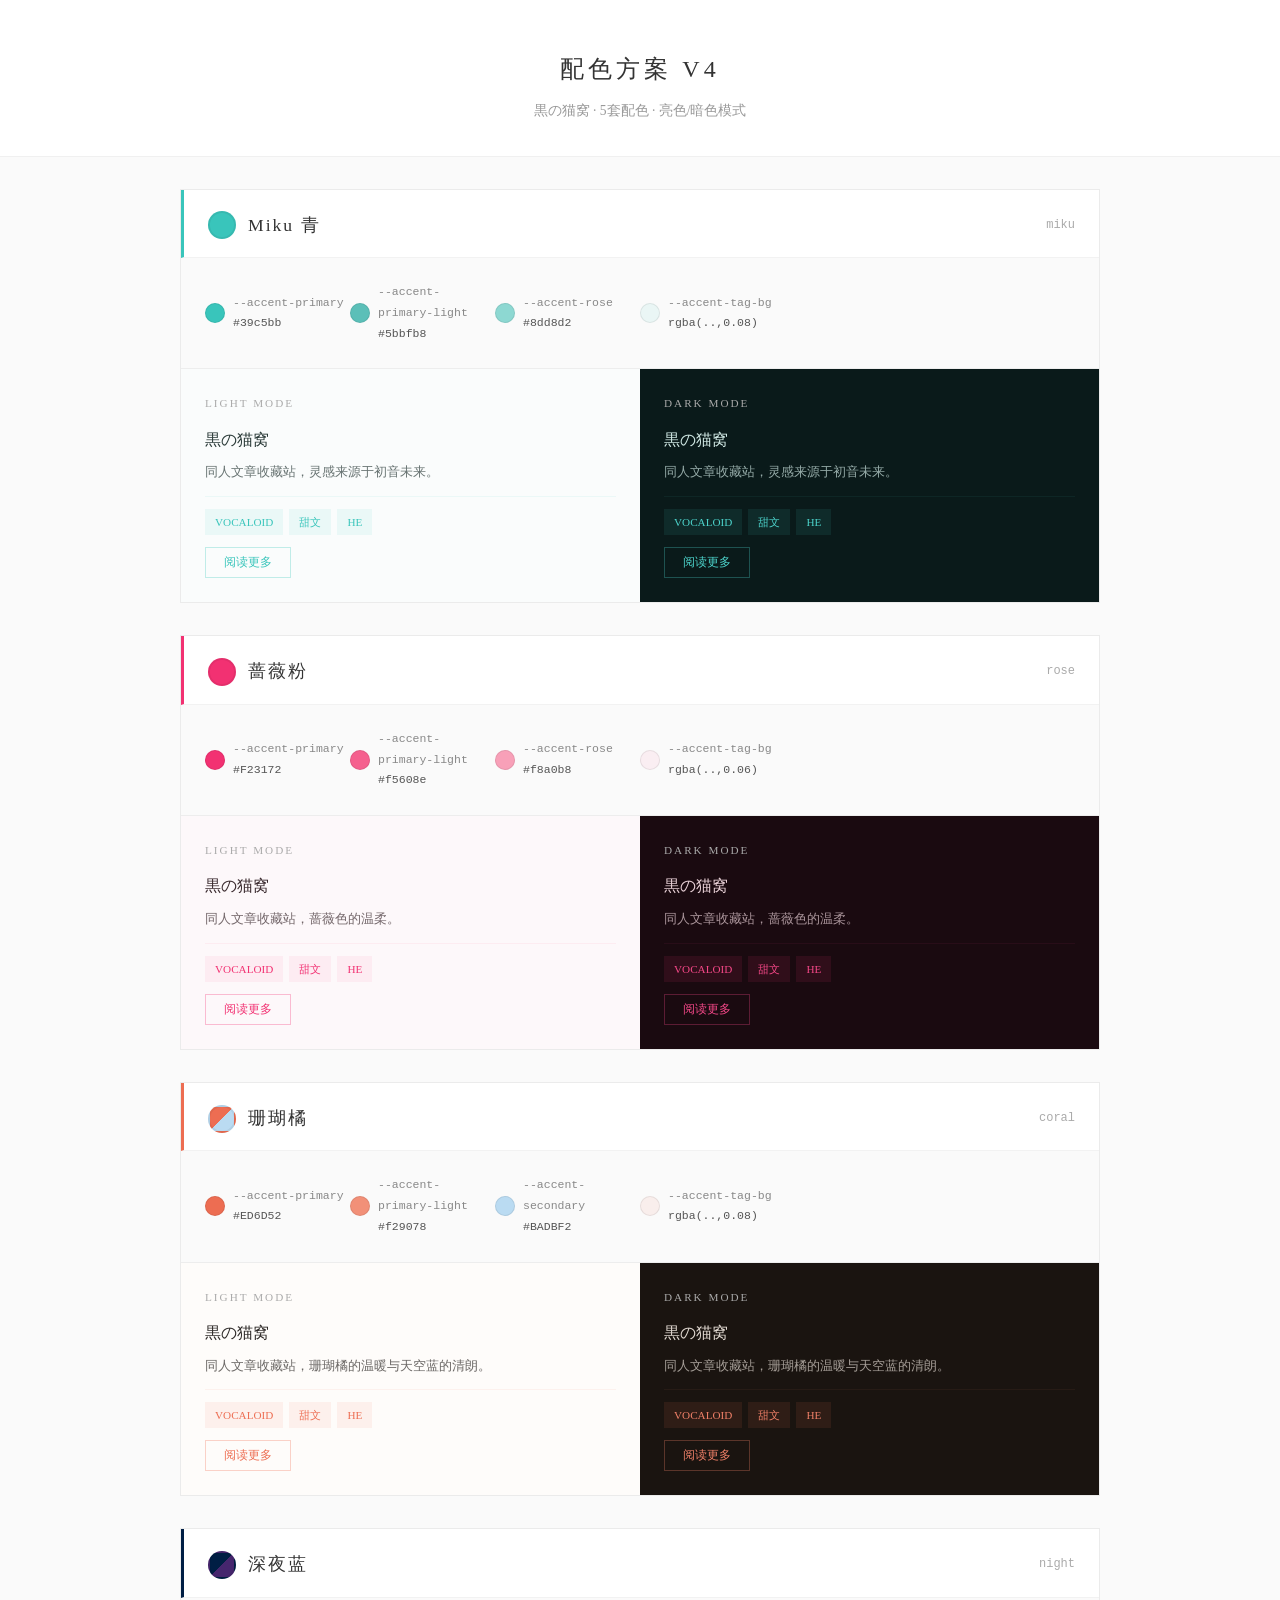
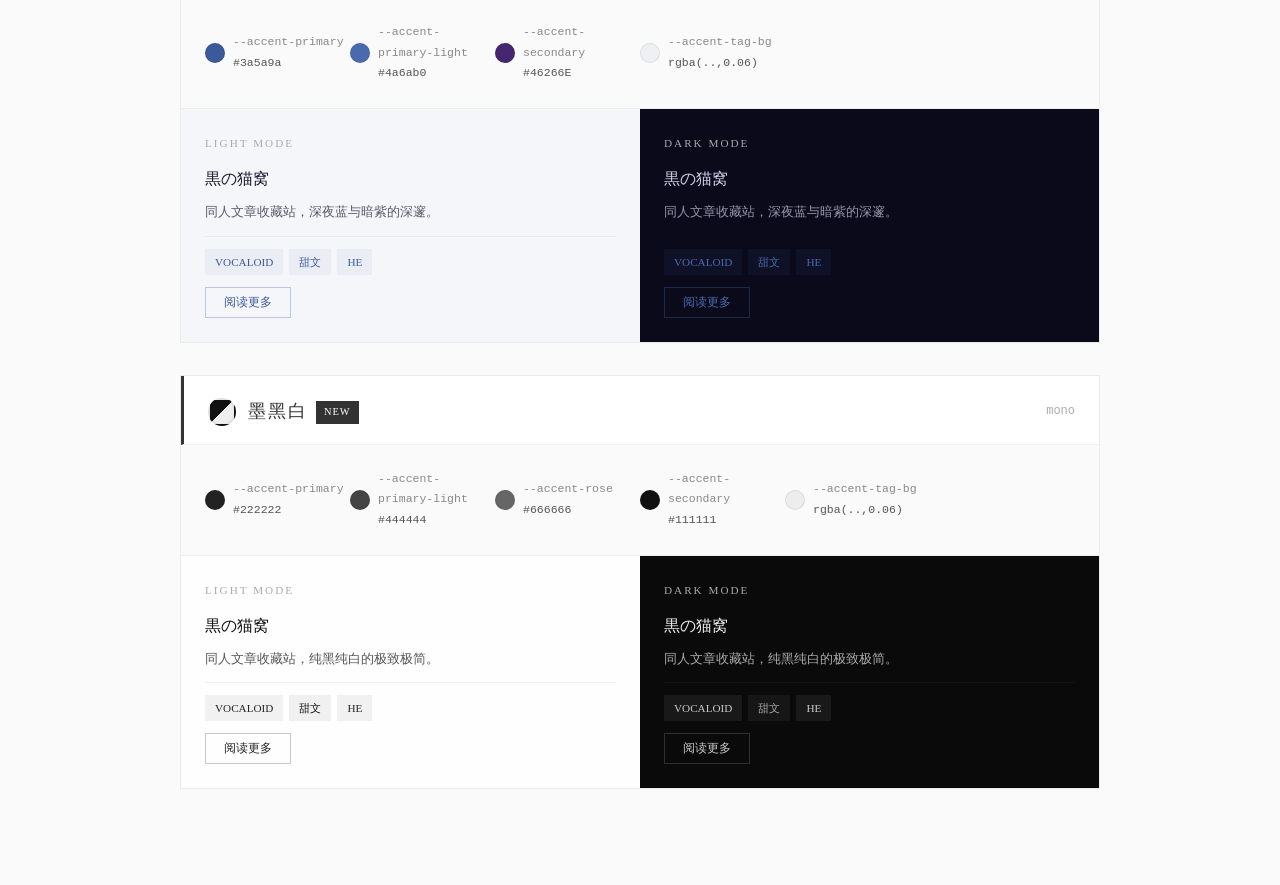
<file: color-schemes-v4.html>
<!DOCTYPE html>
<html lang="zh-CN">
<head>
<meta charset="UTF-8">
<meta name="viewport" content="width=device-width, initial-scale=1.0">
<title>配色方案 V4 - 黒の猫窝</title>
<style>
* { margin: 0; padding: 0; box-sizing: border-box; }
body {
  font-family: "Noto Serif SC", "Georgia", serif;
  background: #fafafa;
  color: #333;
  line-height: 1.8;
  -webkit-font-smoothing: antialiased;
}
.page-header {
  text-align: center;
  padding: 48px 20px 32px;
  border-bottom: 1px solid rgba(0,0,0,0.06);
  background: #fff;
}
.page-header h1 {
  font-size: 1.5rem;
  font-weight: 400;
  letter-spacing: 4px;
  margin-bottom: 8px;
}
.page-header p {
  font-size: 0.85rem;
  color: #999;
}
.container {
  max-width: 960px;
  margin: 0 auto;
  padding: 32px 20px 64px;
}

/* ===== Scheme Card ===== */
.scheme-card {
  background: #fff;
  border: 1px solid rgba(0,0,0,0.08);
  margin-bottom: 32px;
  overflow: hidden;
}
.scheme-header {
  display: flex;
  align-items: center;
  gap: 12px;
  padding: 20px 24px 16px;
  border-bottom: 1px solid rgba(0,0,0,0.05);
}
.scheme-dot {
  width: 28px;
  height: 28px;
  border-radius: 50%;
  border: 2px solid rgba(0,0,0,0.06);
  flex-shrink: 0;
}
.scheme-name {
  font-size: 1.1rem;
  font-weight: 400;
  letter-spacing: 2px;
}
.scheme-id {
  font-size: 0.75rem;
  color: #aaa;
  margin-left: auto;
  font-family: monospace;
}

/* Color Variables Display */
.var-grid {
  display: grid;
  grid-template-columns: repeat(auto-fill, minmax(140px, 1fr));
  gap: 0;
  padding: 16px 24px;
  border-bottom: 1px solid rgba(0,0,0,0.05);
  background: #fafafa;
}
.var-item {
  padding: 8px 0;
  display: flex;
  align-items: center;
  gap: 8px;
  font-size: 0.72rem;
}
.var-swatch {
  width: 20px;
  height: 20px;
  border-radius: 50%;
  border: 1px solid rgba(0,0,0,0.08);
  flex-shrink: 0;
}
.var-name { color: #888; font-family: monospace; min-width: 90px; }
.var-value { color: #555; font-family: monospace; }

/* Demo Areas */
.demo-row {
  display: flex;
  gap: 0;
}
.demo-half {
  flex: 1;
  padding: 24px;
  position: relative;
}
.demo-label {
  font-size: 0.7rem;
  color: #aaa;
  margin-bottom: 12px;
  letter-spacing: 2px;
  text-transform: uppercase;
}
.demo-title {
  font-size: 1rem;
  font-weight: 400;
  margin-bottom: 6px;
}
.demo-text {
  font-size: 0.82rem;
  opacity: 0.7;
  margin-bottom: 10px;
}
.demo-divider {
  height: 1px;
  margin: 12px 0;
  opacity: 0.5;
}
.demo-tags {
  display: flex;
  flex-wrap: wrap;
  gap: 6px;
  margin-top: 8px;
}
.demo-tag {
  padding: 3px 10px;
  font-size: 0.7rem;
  border-radius: 0;
}
.demo-btn {
  display: inline-block;
  padding: 6px 18px;
  font-size: 0.78rem;
  border: 1px solid;
  border-radius: 0;
  margin-top: 12px;
  cursor: pointer;
  font-family: inherit;
  background: transparent;
}
.demo-btn:hover { opacity: 0.8; }

/* Dots Pattern */
.demo-dots {
  position: absolute;
  top: 0; left: 0; right: 0; bottom: 0;
  pointer-events: none;
  z-index: 0;
  opacity: 0.05;
}
.demo-half > * { position: relative; z-index: 1; }

/* Scheme-specific accent borders */
.scheme-card[data-scheme="miku"] .scheme-header { border-left: 3px solid #39c5bb; }
.scheme-card[data-scheme="rose"] .scheme-header { border-left: 3px solid #F23172; }
.scheme-card[data-scheme="coral"] .scheme-header { border-left: 3px solid #ED6D52; }
.scheme-card[data-scheme="night"] .scheme-header { border-left: 3px solid #001E44; }
.scheme-card[data-scheme="mono"] .scheme-header { border-left: 3px solid #333; }

.new-badge {
  display: inline-block;
  font-size: 0.65rem;
  padding: 2px 8px;
  background: #333;
  color: #fff;
  letter-spacing: 1px;
  margin-left: 8px;
  vertical-align: middle;
}

/* Responsive */
@media (max-width: 600px) {
  .demo-row { flex-direction: column; }
  .var-grid { grid-template-columns: repeat(2, 1fr); }
  .scheme-header { padding: 16px; }
  .var-grid, .demo-half { padding: 16px; }
}
</style>
</head>
<body>

<div class="page-header">
  <h1>配色方案 V4</h1>
  <p>黒の猫窝 · 5套配色 · 亮色/暗色模式</p>
</div>

<div class="container">

<!-- ============================================ -->
<!-- 1. MIKU TEAL -->
<!-- ============================================ -->
<div class="scheme-card" data-scheme="miku">
  <div class="scheme-header">
    <div class="scheme-dot" style="background:#39c5bb"></div>
    <div class="scheme-name">Miku 青</div>
    <div class="scheme-id">miku</div>
  </div>
  <div class="var-grid">
    <div class="var-item"><div class="var-swatch" style="background:#39c5bb"></div><div><div class="var-name">--accent-primary</div><div class="var-value">#39c5bb</div></div></div>
    <div class="var-item"><div class="var-swatch" style="background:#5bbfb8"></div><div><div class="var-name">--accent-primary-light</div><div class="var-value">#5bbfb8</div></div></div>
    <div class="var-item"><div class="var-swatch" style="background:#8dd8d2"></div><div><div class="var-name">--accent-rose</div><div class="var-value">#8dd8d2</div></div></div>
    <div class="var-item"><div class="var-swatch" style="background:rgba(57,197,187,0.08)"></div><div><div class="var-name">--accent-tag-bg</div><div class="var-value">rgba(..,0.08)</div></div></div>
  </div>
  <div class="demo-row">
    <!-- Light -->
    <div class="demo-half" style="background:#fafcfc; color:#2a3a38;">
      <div class="demo-label">Light Mode</div>
      <div class="demo-title" style="color:#2a3a38">黒の猫窝</div>
      <div class="demo-text">同人文章收藏站，灵感来源于初音未来。</div>
      <div class="demo-divider" style="background:rgba(57,197,187,0.15)"></div>
      <div class="demo-tags">
        <span class="demo-tag" style="color:#39c5bb;background:rgba(57,197,187,0.08)">VOCALOID</span>
        <span class="demo-tag" style="color:#39c5bb;background:rgba(57,197,187,0.08)">甜文</span>
        <span class="demo-tag" style="color:#39c5bb;background:rgba(57,197,187,0.08)">HE</span>
      </div>
      <button class="demo-btn" style="color:#39c5bb;border-color:rgba(57,197,187,0.3)">阅读更多</button>
    </div>
    <!-- Dark -->
    <div class="demo-half" style="background:#0a1a1a; color:#d0e8e4;">
      <div class="demo-label">Dark Mode</div>
      <div class="demo-title" style="color:#d0e8e4">黒の猫窝</div>
      <div class="demo-text">同人文章收藏站，灵感来源于初音未来。</div>
      <div class="demo-divider" style="background:rgba(77,212,204,0.12)"></div>
      <div class="demo-tags">
        <span class="demo-tag" style="color:#4dd4cc;background:rgba(57,197,187,0.1)">VOCALOID</span>
        <span class="demo-tag" style="color:#4dd4cc;background:rgba(57,197,187,0.1)">甜文</span>
        <span class="demo-tag" style="color:#4dd4cc;background:rgba(57,197,187,0.1)">HE</span>
      </div>
      <button class="demo-btn" style="color:#4dd4cc;border-color:rgba(77,212,204,0.3)">阅读更多</button>
    </div>
  </div>
</div>

<!-- ============================================ -->
<!-- 2. ROSE PINK -->
<!-- ============================================ -->
<div class="scheme-card" data-scheme="rose">
  <div class="scheme-header">
    <div class="scheme-dot" style="background:#F23172"></div>
    <div class="scheme-name">蔷薇粉</div>
    <div class="scheme-id">rose</div>
  </div>
  <div class="var-grid">
    <div class="var-item"><div class="var-swatch" style="background:#F23172"></div><div><div class="var-name">--accent-primary</div><div class="var-value">#F23172</div></div></div>
    <div class="var-item"><div class="var-swatch" style="background:#f5608e"></div><div><div class="var-name">--accent-primary-light</div><div class="var-value">#f5608e</div></div></div>
    <div class="var-item"><div class="var-swatch" style="background:#f8a0b8"></div><div><div class="var-name">--accent-rose</div><div class="var-value">#f8a0b8</div></div></div>
    <div class="var-item"><div class="var-swatch" style="background:rgba(242,49,114,0.06)"></div><div><div class="var-name">--accent-tag-bg</div><div class="var-value">rgba(..,0.06)</div></div></div>
  </div>
  <div class="demo-row">
    <div class="demo-half" style="background:#fdf8fa; color:#3a2a2e;">
      <div class="demo-label">Light Mode</div>
      <div class="demo-title" style="color:#3a2a2e">黒の猫窝</div>
      <div class="demo-text">同人文章收藏站，蔷薇色的温柔。</div>
      <div class="demo-divider" style="background:rgba(242,49,114,0.12)"></div>
      <div class="demo-tags">
        <span class="demo-tag" style="color:#F23172;background:rgba(242,49,114,0.06)">VOCALOID</span>
        <span class="demo-tag" style="color:#F23172;background:rgba(242,49,114,0.06)">甜文</span>
        <span class="demo-tag" style="color:#F23172;background:rgba(242,49,114,0.06)">HE</span>
      </div>
      <button class="demo-btn" style="color:#F23172;border-color:rgba(242,49,114,0.3)">阅读更多</button>
    </div>
    <div class="demo-half" style="background:#1a0a10; color:#e8d0d6;">
      <div class="demo-label">Dark Mode</div>
      <div class="demo-title" style="color:#e8d0d6">黒の猫窝</div>
      <div class="demo-text">同人文章收藏站，蔷薇色的温柔。</div>
      <div class="demo-divider" style="background:rgba(245,72,136,0.12)"></div>
      <div class="demo-tags">
        <span class="demo-tag" style="color:#f54888;background:rgba(242,49,114,0.1)">VOCALOID</span>
        <span class="demo-tag" style="color:#f54888;background:rgba(242,49,114,0.1)">甜文</span>
        <span class="demo-tag" style="color:#f54888;background:rgba(242,49,114,0.1)">HE</span>
      </div>
      <button class="demo-btn" style="color:#f54888;border-color:rgba(245,72,136,0.3)">阅读更多</button>
    </div>
  </div>
</div>

<!-- ============================================ -->
<!-- 3. CORAL SKY -->
<!-- ============================================ -->
<div class="scheme-card" data-scheme="coral">
  <div class="scheme-header">
    <div class="scheme-dot" style="background:linear-gradient(135deg,#ED6D52 50%,#BADBF2 50%)"></div>
    <div class="scheme-name">珊瑚橘</div>
    <div class="scheme-id">coral</div>
  </div>
  <div class="var-grid">
    <div class="var-item"><div class="var-swatch" style="background:#ED6D52"></div><div><div class="var-name">--accent-primary</div><div class="var-value">#ED6D52</div></div></div>
    <div class="var-item"><div class="var-swatch" style="background:#f29078"></div><div><div class="var-name">--accent-primary-light</div><div class="var-value">#f29078</div></div></div>
    <div class="var-item"><div class="var-swatch" style="background:#BADBF2"></div><div><div class="var-name">--accent-secondary</div><div class="var-value">#BADBF2</div></div></div>
    <div class="var-item"><div class="var-swatch" style="background:rgba(237,109,82,0.08)"></div><div><div class="var-name">--accent-tag-bg</div><div class="var-value">rgba(..,0.08)</div></div></div>
  </div>
  <div class="demo-row">
    <div class="demo-half" style="background:#fefcfa; color:#2e2a28;">
      <div class="demo-label">Light Mode</div>
      <div class="demo-title" style="color:#2e2a28">黒の猫窝</div>
      <div class="demo-text">同人文章收藏站，珊瑚橘的温暖与天空蓝的清朗。</div>
      <div class="demo-divider" style="background:rgba(237,109,82,0.15)"></div>
      <div class="demo-tags">
        <span class="demo-tag" style="color:#ED6D52;background:rgba(237,109,82,0.08)">VOCALOID</span>
        <span class="demo-tag" style="color:#ED6D52;background:rgba(237,109,82,0.08)">甜文</span>
        <span class="demo-tag" style="color:#ED6D52;background:rgba(237,109,82,0.08)">HE</span>
      </div>
      <button class="demo-btn" style="color:#ED6D52;border-color:rgba(237,109,82,0.3)">阅读更多</button>
    </div>
    <div class="demo-half" style="background:#1a1410; color:#e0d8d0;">
      <div class="demo-label">Dark Mode</div>
      <div class="demo-title" style="color:#e0d8d0">黒の猫窝</div>
      <div class="demo-text">同人文章收藏站，珊瑚橘的温暖与天空蓝的清朗。</div>
      <div class="demo-divider" style="background:rgba(240,128,104,0.12)"></div>
      <div class="demo-tags">
        <span class="demo-tag" style="color:#f08068;background:rgba(237,109,82,0.1)">VOCALOID</span>
        <span class="demo-tag" style="color:#f08068;background:rgba(237,109,82,0.1)">甜文</span>
        <span class="demo-tag" style="color:#f08068;background:rgba(237,109,82,0.1)">HE</span>
      </div>
      <button class="demo-btn" style="color:#f08068;border-color:rgba(240,128,104,0.3)">阅读更多</button>
    </div>
  </div>
</div>

<!-- ============================================ -->
<!-- 4. DEEP NIGHT -->
<!-- ============================================ -->
<div class="scheme-card" data-scheme="night">
  <div class="scheme-header">
    <div class="scheme-dot" style="background:linear-gradient(135deg,#001E44 50%,#46266E 50%)"></div>
    <div class="scheme-name">深夜蓝</div>
    <div class="scheme-id">night</div>
  </div>
  <div class="var-grid">
    <div class="var-item"><div class="var-swatch" style="background:#3a5a9a"></div><div><div class="var-name">--accent-primary</div><div class="var-value">#3a5a9a</div></div></div>
    <div class="var-item"><div class="var-swatch" style="background:#4a6ab0"></div><div><div class="var-name">--accent-primary-light</div><div class="var-value">#4a6ab0</div></div></div>
    <div class="var-item"><div class="var-swatch" style="background:#46266E"></div><div><div class="var-name">--accent-secondary</div><div class="var-value">#46266E</div></div></div>
    <div class="var-item"><div class="var-swatch" style="background:rgba(58,90,154,0.06)"></div><div><div class="var-name">--accent-tag-bg</div><div class="var-value">rgba(..,0.06)</div></div></div>
  </div>
  <div class="demo-row">
    <div class="demo-half" style="background:#f5f6fa; color:#1a1a2e;">
      <div class="demo-label">Light Mode</div>
      <div class="demo-title" style="color:#1a1a2e">黒の猫窝</div>
      <div class="demo-text">同人文章收藏站，深夜蓝与暗紫的深邃。</div>
      <div class="demo-divider" style="background:rgba(0,30,68,0.1)"></div>
      <div class="demo-tags">
        <span class="demo-tag" style="color:#3a5a9a;background:rgba(58,90,154,0.06)">VOCALOID</span>
        <span class="demo-tag" style="color:#3a5a9a;background:rgba(58,90,154,0.06)">甜文</span>
        <span class="demo-tag" style="color:#3a5a9a;background:rgba(58,90,154,0.06)">HE</span>
      </div>
      <button class="demo-btn" style="color:#3a5a9a;border-color:rgba(58,90,154,0.3)">阅读更多</button>
    </div>
    <div class="demo-half" style="background:#0a0a1a; color:#d0d0e8;">
      <div class="demo-label">Dark Mode</div>
      <div class="demo-title" style="color:#d0d0e8">黒の猫窝</div>
      <div class="demo-text">同人文章收藏站，深夜蓝与暗紫的深邃。</div>
      <div class="demo-divider" style="background:rgba(0,30,68,0.2)"></div>
      <div class="demo-tags">
        <span class="demo-tag" style="color:#4a6ab0;background:rgba(58,90,154,0.1)">VOCALOID</span>
        <span class="demo-tag" style="color:#4a6ab0;background:rgba(58,90,154,0.1)">甜文</span>
        <span class="demo-tag" style="color:#4a6ab0;background:rgba(58,90,154,0.1)">HE</span>
      </div>
      <button class="demo-btn" style="color:#4a6ab0;border-color:rgba(74,106,176,0.3)">阅读更多</button>
    </div>
  </div>
</div>

<!-- ============================================ -->
<!-- 5. MONO INK (NEW) -->
<!-- ============================================ -->
<div class="scheme-card" data-scheme="mono">
  <div class="scheme-header">
    <div class="scheme-dot" style="background:linear-gradient(135deg,#111 50%,#eee 50%)"></div>
    <div class="scheme-name">墨黑白<span class="new-badge">NEW</span></div>
    <div class="scheme-id">mono</div>
  </div>
  <div class="var-grid">
    <div class="var-item"><div class="var-swatch" style="background:#222"></div><div><div class="var-name">--accent-primary</div><div class="var-value">#222222</div></div></div>
    <div class="var-item"><div class="var-swatch" style="background:#444"></div><div><div class="var-name">--accent-primary-light</div><div class="var-value">#444444</div></div></div>
    <div class="var-item"><div class="var-swatch" style="background:#666"></div><div><div class="var-name">--accent-rose</div><div class="var-value">#666666</div></div></div>
    <div class="var-item"><div class="var-swatch" style="background:#111"></div><div><div class="var-name">--accent-secondary</div><div class="var-value">#111111</div></div></div>
    <div class="var-item"><div class="var-swatch" style="background:rgba(34,34,34,0.06)"></div><div><div class="var-name">--accent-tag-bg</div><div class="var-value">rgba(..,0.06)</div></div></div>
  </div>
  <div class="demo-row">
    <div class="demo-half" style="background:#fefefe; color:#111;">
      <div class="demo-label">Light Mode</div>
      <div class="demo-title" style="color:#111">黒の猫窝</div>
      <div class="demo-text">同人文章收藏站，纯黑纯白的极致极简。</div>
      <div class="demo-divider" style="background:rgba(34,34,34,0.12)"></div>
      <div class="demo-tags">
        <span class="demo-tag" style="color:#222;background:rgba(34,34,34,0.06)">VOCALOID</span>
        <span class="demo-tag" style="color:#111;background:rgba(17,17,17,0.06)">甜文</span>
        <span class="demo-tag" style="color:#222;background:rgba(34,34,34,0.06)">HE</span>
      </div>
      <button class="demo-btn" style="color:#222;border-color:rgba(34,34,34,0.25)">阅读更多</button>
    </div>
    <div class="demo-half" style="background:#0a0a0a; color:#eee;">
      <div class="demo-label">Dark Mode</div>
      <div class="demo-title" style="color:#eee">黒の猫窝</div>
      <div class="demo-text">同人文章收藏站，纯黑纯白的极致极简。</div>
      <div class="demo-divider" style="background:rgba(200,200,200,0.1)"></div>
      <div class="demo-tags">
        <span class="demo-tag" style="color:#ccc;background:rgba(200,200,200,0.08)">VOCALOID</span>
        <span class="demo-tag" style="color:#aaa;background:rgba(170,170,170,0.08)">甜文</span>
        <span class="demo-tag" style="color:#ccc;background:rgba(200,200,200,0.08)">HE</span>
      </div>
      <button class="demo-btn" style="color:#ccc;border-color:rgba(200,200,200,0.2)">阅读更多</button>
    </div>
  </div>
</div>

</div>

</body>
</html>
</file>
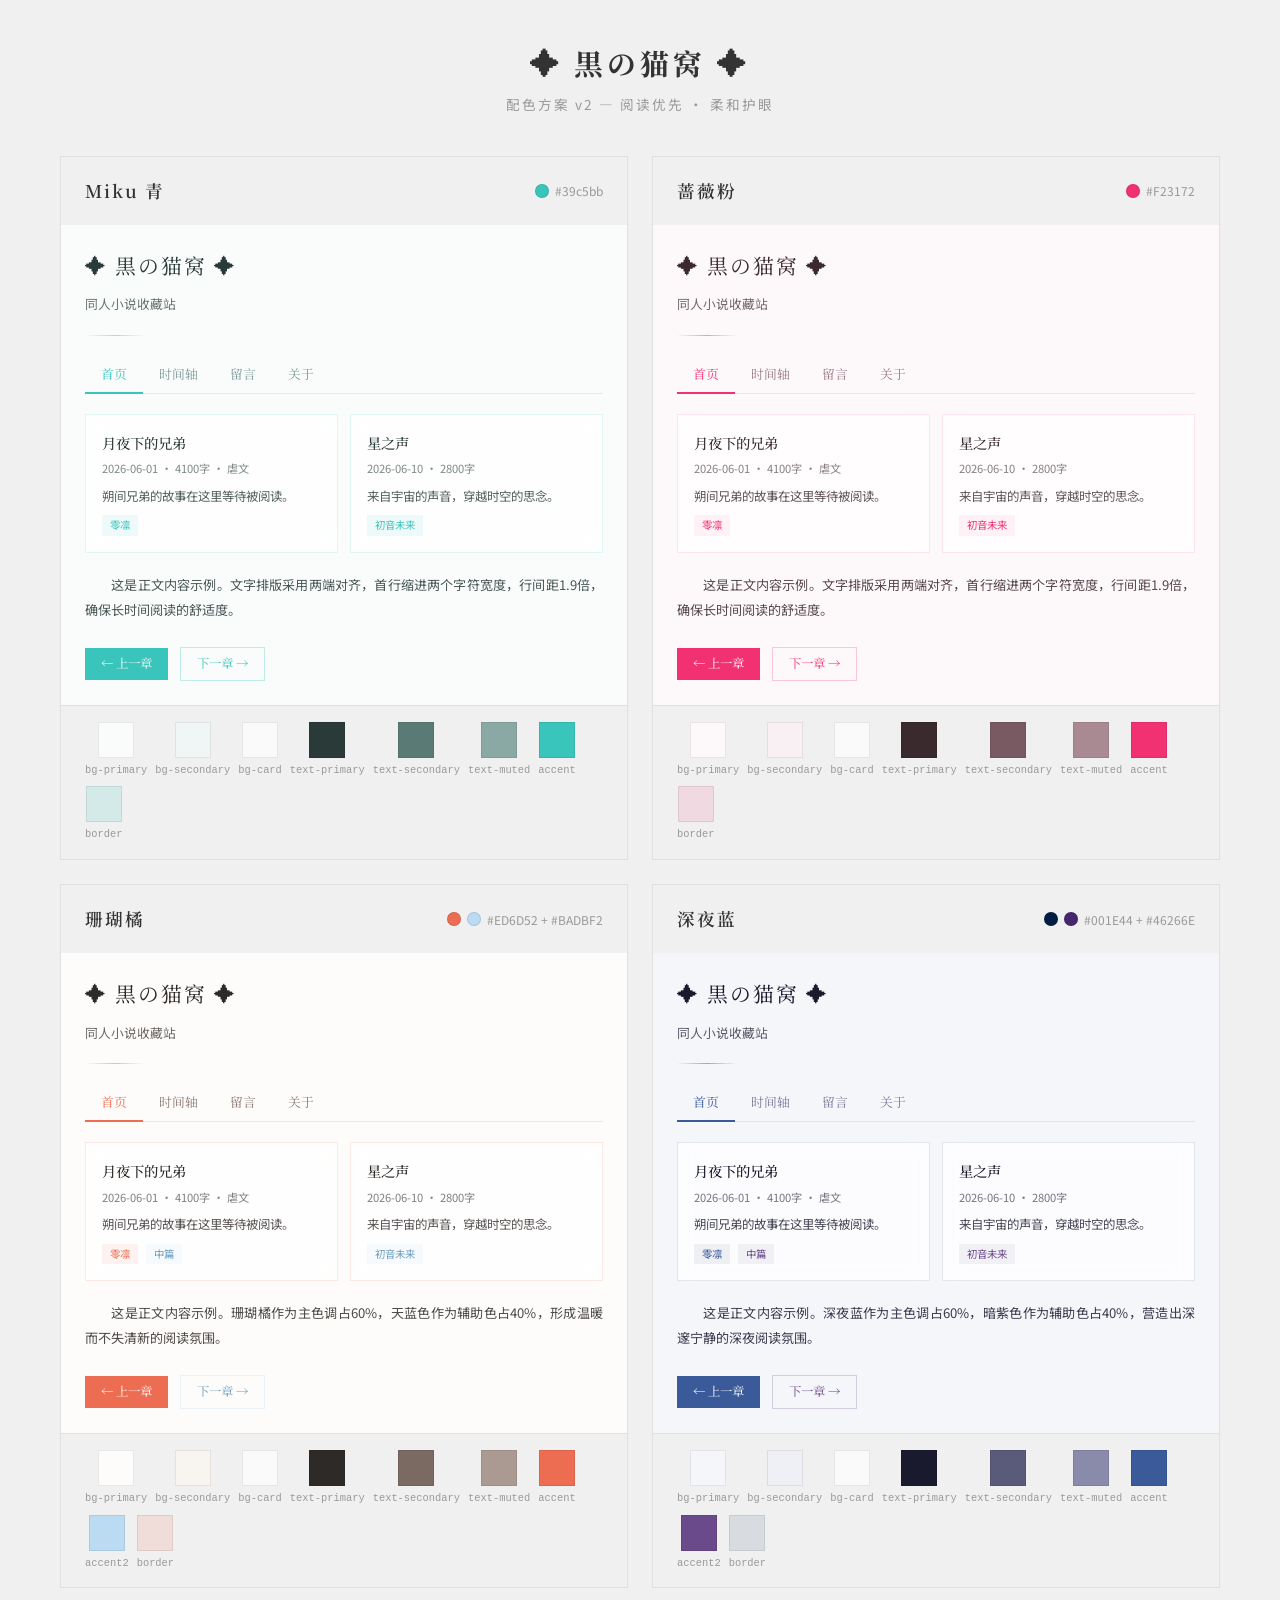
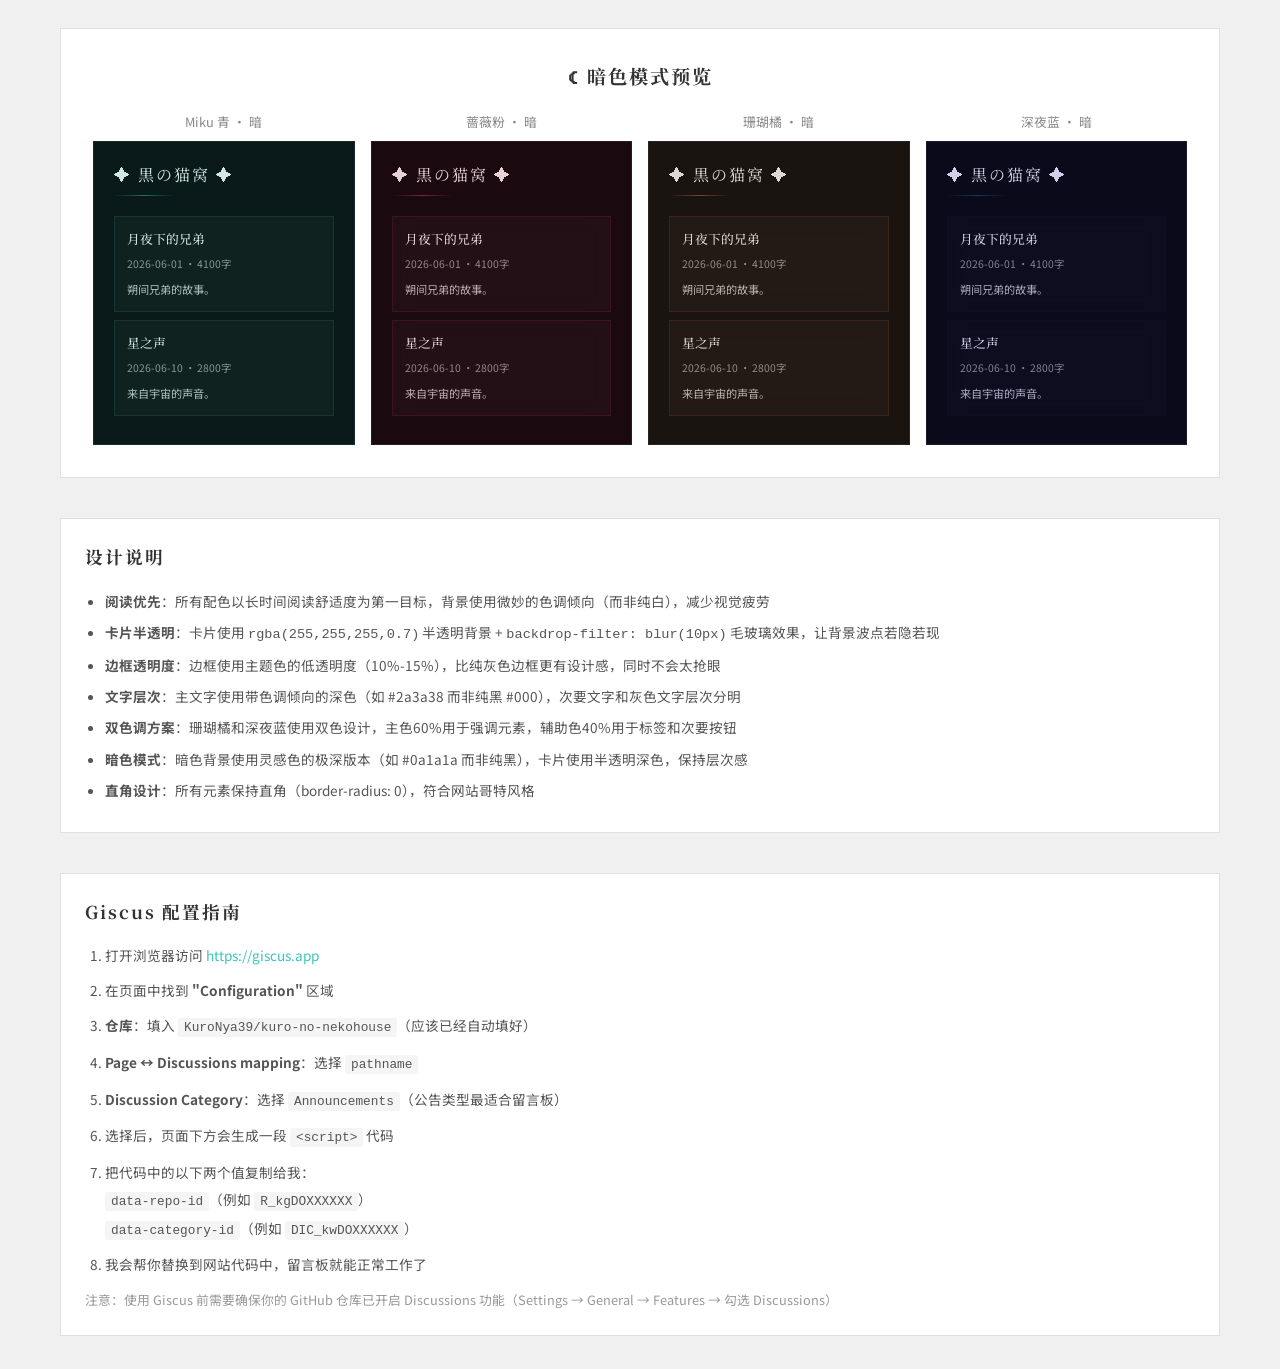
<file: 备份文件（勿删）/color-schemes-v3/color-schemes-v2.html>
<!-- Generated by Trae Work -->
<!DOCTYPE html>
<html lang="zh-CN">
<head>
<meta charset="UTF-8">
<meta name="viewport" content="width=device-width, initial-scale=1.0">
<title>配色方案 v2 - 黒の猫窝</title>
<style>
@import url('https://fonts.googleapis.com/css2?family=Noto+Serif+SC:wght@400;500;600;700&family=Noto+Sans+SC:wght@300;400;500;600&display=swap');

* { margin: 0; padding: 0; box-sizing: border-box; }

body {
  font-family: 'Noto Sans SC', sans-serif;
  background: #f0f0f0;
  color: #333;
  line-height: 1.6;
}

.container {
  max-width: 1200px;
  margin: 0 auto;
  padding: 40px 20px;
}

h1 {
  font-family: 'Noto Serif SC', serif;
  text-align: center;
  font-size: 1.8rem;
  color: #333;
  margin-bottom: 8px;
  letter-spacing: 4px;
}

.subtitle {
  text-align: center;
  color: #999;
  font-size: 0.85rem;
  margin-bottom: 40px;
  letter-spacing: 2px;
}

/* ===== Scheme Grid ===== */
.scheme-grid {
  display: grid;
  grid-template-columns: 1fr 1fr;
  gap: 24px;
  margin-bottom: 40px;
}

@media (max-width: 768px) {
  .scheme-grid { grid-template-columns: 1fr; }
}

/* ===== Scheme Card ===== */
.scheme-card {
  border: 1px solid #e0e0e0;
  overflow: hidden;
  transition: transform 0.3s ease, box-shadow 0.3s ease;
}

.scheme-card:hover {
  transform: translateY(-2px);
  box-shadow: 0 8px 24px rgba(0,0,0,0.08);
}

.scheme-header {
  padding: 20px 24px;
  display: flex;
  align-items: center;
  justify-content: space-between;
}

.scheme-name {
  font-family: 'Noto Serif SC', serif;
  font-size: 1.1rem;
  font-weight: 600;
  letter-spacing: 2px;
}

.scheme-inspiration {
  font-size: 0.75rem;
  color: #999;
  display: flex;
  gap: 6px;
  align-items: center;
}

.color-dot {
  width: 14px;
  height: 14px;
  border-radius: 50%;
  display: inline-block;
  border: 1px solid rgba(0,0,0,0.1);
}

/* ===== Preview Area ===== */
.scheme-preview {
  padding: 24px;
  min-height: 320px;
  position: relative;
}

/* ===== Color Palette ===== */
.palette {
  display: flex;
  gap: 8px;
  padding: 16px 24px;
  border-top: 1px solid rgba(128,128,128,0.15);
  flex-wrap: wrap;
}

.palette-item {
  display: flex;
  flex-direction: column;
  align-items: center;
  gap: 4px;
}

.palette-swatch {
  width: 36px;
  height: 36px;
  border: 1px solid rgba(0,0,0,0.08);
}

.palette-label {
  font-size: 0.65rem;
  color: #999;
  font-family: monospace;
}

/* ===== CSS Variables Display ===== */
.vars-section {
  padding: 16px 24px;
  border-top: 1px solid rgba(128,128,128,0.1);
  font-family: monospace;
  font-size: 0.7rem;
  color: #888;
  line-height: 1.8;
  white-space: pre-wrap;
  word-break: break-all;
}

/* ===== UI Components Preview ===== */
.preview-title {
  font-family: 'Noto Serif SC', serif;
  font-size: 1.3rem;
  margin-bottom: 12px;
  letter-spacing: 2px;
}

.preview-subtitle {
  font-size: 0.8rem;
  margin-bottom: 20px;
  opacity: 0.7;
}

.preview-divider {
  width: 60px;
  height: 1px;
  margin-bottom: 20px;
  opacity: 0.5;
}

.preview-nav {
  display: flex;
  gap: 0;
  margin-bottom: 20px;
  border-bottom: 1px solid rgba(128,128,128,0.15);
}

.preview-nav-item {
  padding: 8px 16px;
  font-size: 0.8rem;
  cursor: default;
  border-bottom: 2px solid transparent;
  margin-bottom: -1px;
  font-family: 'Noto Serif SC', serif;
}

.preview-nav-item.active {
  border-bottom-color: currentColor;
}

.preview-cards {
  display: grid;
  grid-template-columns: 1fr 1fr;
  gap: 12px;
  margin-bottom: 20px;
}

.preview-card {
  padding: 16px;
  border: 1px solid rgba(128,128,128,0.2);
  backdrop-filter: blur(10px);
  transition: transform 0.3s ease;
}

.preview-card:hover {
  transform: translateY(-1px);
}

.preview-card-title {
  font-family: 'Noto Serif SC', serif;
  font-size: 0.9rem;
  margin-bottom: 6px;
  font-weight: 500;
}

.preview-card-meta {
  font-size: 0.7rem;
  opacity: 0.6;
  margin-bottom: 8px;
}

.preview-card-desc {
  font-size: 0.78rem;
  line-height: 1.7;
  opacity: 0.8;
}

.preview-tag {
  display: inline-block;
  padding: 2px 8px;
  font-size: 0.65rem;
  margin-right: 4px;
  margin-top: 8px;
}

.preview-btn {
  display: inline-block;
  padding: 6px 16px;
  font-size: 0.78rem;
  cursor: default;
  font-family: 'Noto Serif SC', serif;
  margin-right: 8px;
  margin-top: 12px;
}

.preview-btn-primary {
  color: #fff;
}

.preview-btn-outline {
  background: transparent;
}

.preview-input {
  width: 100%;
  padding: 8px 12px;
  font-size: 0.8rem;
  border: 1px solid rgba(128,128,128,0.2);
  font-family: 'Noto Serif SC', serif;
  margin-top: 12px;
}

.preview-text {
  font-size: 0.82rem;
  line-height: 1.9;
  text-align: justify;
  text-indent: 2em;
  margin-top: 12px;
  opacity: 0.85;
}

/* ===== Dark Mode Toggle ===== */
.dark-section {
  margin-top: 40px;
  padding: 32px;
  border: 1px solid #e0e0e0;
  background: #fff;
}

.dark-section h2 {
  font-family: 'Noto Serif SC', serif;
  font-size: 1.2rem;
  margin-bottom: 20px;
  text-align: center;
  letter-spacing: 2px;
}

.dark-grid {
  display: grid;
  grid-template-columns: repeat(4, 1fr);
  gap: 16px;
}

@media (max-width: 768px) {
  .dark-grid { grid-template-columns: 1fr 1fr; }
}

.dark-preview {
  padding: 20px;
  min-height: 200px;
  border: 1px solid rgba(128,128,128,0.15);
}

.dark-preview .preview-title {
  font-size: 1rem;
  margin-bottom: 8px;
}

.dark-preview .preview-card {
  padding: 12px;
  margin-bottom: 8px;
}

.dark-preview .preview-card-title {
  font-size: 0.8rem;
}

.dark-preview .preview-card-meta {
  font-size: 0.65rem;
}

.dark-preview .preview-card-desc {
  font-size: 0.7rem;
}

/* ===== Design Notes ===== */
.notes {
  margin-top: 40px;
  padding: 24px;
  border: 1px solid #e0e0e0;
  background: #fff;
}

.notes h2 {
  font-family: 'Noto Serif SC', serif;
  font-size: 1.1rem;
  margin-bottom: 16px;
  letter-spacing: 2px;
}

.notes ul {
  padding-left: 20px;
  font-size: 0.85rem;
  line-height: 2;
  color: #555;
}

.notes li {
  margin-bottom: 4px;
}

/* ===== Giscus Guide ===== */
.giscus-guide {
  margin-top: 40px;
  padding: 24px;
  border: 1px solid #e0e0e0;
  background: #fff;
}

.giscus-guide h2 {
  font-family: 'Noto Serif SC', serif;
  font-size: 1.1rem;
  margin-bottom: 16px;
  letter-spacing: 2px;
}

.giscus-guide ol {
  padding-left: 20px;
  font-size: 0.85rem;
  line-height: 2;
  color: #555;
}

.giscus-guide li {
  margin-bottom: 8px;
}

.giscus-guide code {
  background: #f5f5f5;
  padding: 2px 6px;
  font-size: 0.8rem;
  border-radius: 3px;
}

.giscus-guide a {
  color: #39c5bb;
  text-decoration: none;
}

.giscus-guide a:hover {
  text-decoration: underline;
}
</style>
</head>
<body>
<div class="container">

<h1>✦ 黒の猫窝 ✦</h1>
<p class="subtitle">配色方案 v2 — 阅读优先 · 柔和护眼</p>

<div class="scheme-grid">

<!-- ===== Scheme 1: Miku Teal ===== -->
<div class="scheme-card">
  <div class="scheme-header">
    <span class="scheme-name">Miku 青</span>
    <span class="scheme-inspiration"><span class="color-dot" style="background:#39c5bb"></span> #39c5bb</span>
  </div>
  <div class="scheme-preview" style="background:#fafcfc; color:#2a3a38;">
    <div class="preview-title">✦ 黒の猫窝 ✦</div>
    <div class="preview-subtitle">同人小说收藏站</div>
    <div class="preview-divider" style="background:linear-gradient(90deg,transparent,#39c5bb,transparent);"></div>
    <div class="preview-nav">
      <div class="preview-nav-item active" style="color:#39c5bb;">首页</div>
      <div class="preview-nav-item" style="color:#7a9a96;">时间轴</div>
      <div class="preview-nav-item" style="color:#7a9a96;">留言</div>
      <div class="preview-nav-item" style="color:#7a9a96;">关于</div>
    </div>
    <div class="preview-cards">
      <div class="preview-card" style="background:rgba(255,255,255,0.7); border-color:rgba(57,197,187,0.15);">
        <div class="preview-card-title">月夜下的兄弟</div>
        <div class="preview-card-meta">2026-06-01 · 4100字 · 虐文</div>
        <div class="preview-card-desc">朔间兄弟的故事在这里等待被阅读。</div>
        <span class="preview-tag" style="background:rgba(57,197,187,0.08); color:#39c5bb;">零凛</span>
      </div>
      <div class="preview-card" style="background:rgba(255,255,255,0.7); border-color:rgba(57,197,187,0.15);">
        <div class="preview-card-title">星之声</div>
        <div class="preview-card-meta">2026-06-10 · 2800字</div>
        <div class="preview-card-desc">来自宇宙的声音，穿越时空的思念。</div>
        <span class="preview-tag" style="background:rgba(57,197,187,0.08); color:#39c5bb;">初音未来</span>
      </div>
    </div>
    <div class="preview-text">这是正文内容示例。文字排版采用两端对齐，首行缩进两个字符宽度，行间距1.9倍，确保长时间阅读的舒适度。</div>
    <div style="margin-top:12px;">
      <span class="preview-btn preview-btn-primary" style="background:#39c5bb;">← 上一章</span>
      <span class="preview-btn preview-btn-outline" style="border:1px solid rgba(57,197,187,0.3); color:#39c5bb;">下一章 →</span>
    </div>
  </div>
  <div class="palette">
    <div class="palette-item"><div class="palette-swatch" style="background:#fafcfc;"></div><span class="palette-label">bg-primary</span></div>
    <div class="palette-item"><div class="palette-swatch" style="background:#f0f5f5;"></div><span class="palette-label">bg-secondary</span></div>
    <div class="palette-item"><div class="palette-swatch" style="background:rgba(255,255,255,0.7);"></div><span class="palette-label">bg-card</span></div>
    <div class="palette-item"><div class="palette-swatch" style="background:#2a3a38;"></div><span class="palette-label">text-primary</span></div>
    <div class="palette-item"><div class="palette-swatch" style="background:#5a7a76;"></div><span class="palette-label">text-secondary</span></div>
    <div class="palette-item"><div class="palette-swatch" style="background:#8aa8a4;"></div><span class="palette-label">text-muted</span></div>
    <div class="palette-item"><div class="palette-swatch" style="background:#39c5bb;"></div><span class="palette-label">accent</span></div>
    <div class="palette-item"><div class="palette-swatch" style="background:rgba(57,197,187,0.15);"></div><span class="palette-label">border</span></div>
  </div>
</div>

<!-- ===== Scheme 2: Rose Pink ===== -->
<div class="scheme-card">
  <div class="scheme-header">
    <span class="scheme-name">蔷薇粉</span>
    <span class="scheme-inspiration"><span class="color-dot" style="background:#F23172"></span> #F23172</span>
  </div>
  <div class="scheme-preview" style="background:#fdf8fa; color:#3a2a2e;">
    <div class="preview-title">✦ 黒の猫窝 ✦</div>
    <div class="preview-subtitle">同人小说收藏站</div>
    <div class="preview-divider" style="background:linear-gradient(90deg,transparent,#F23172,transparent);"></div>
    <div class="preview-nav">
      <div class="preview-nav-item active" style="color:#F23172;">首页</div>
      <div class="preview-nav-item" style="color:#9a7a82;">时间轴</div>
      <div class="preview-nav-item" style="color:#9a7a82;">留言</div>
      <div class="preview-nav-item" style="color:#9a7a82;">关于</div>
    </div>
    <div class="preview-cards">
      <div class="preview-card" style="background:rgba(255,255,255,0.7); border-color:rgba(242,49,114,0.12);">
        <div class="preview-card-title">月夜下的兄弟</div>
        <div class="preview-card-meta">2026-06-01 · 4100字 · 虐文</div>
        <div class="preview-card-desc">朔间兄弟的故事在这里等待被阅读。</div>
        <span class="preview-tag" style="background:rgba(242,49,114,0.06); color:#F23172;">零凛</span>
      </div>
      <div class="preview-card" style="background:rgba(255,255,255,0.7); border-color:rgba(242,49,114,0.12);">
        <div class="preview-card-title">星之声</div>
        <div class="preview-card-meta">2026-06-10 · 2800字</div>
        <div class="preview-card-desc">来自宇宙的声音，穿越时空的思念。</div>
        <span class="preview-tag" style="background:rgba(242,49,114,0.06); color:#F23172;">初音未来</span>
      </div>
    </div>
    <div class="preview-text">这是正文内容示例。文字排版采用两端对齐，首行缩进两个字符宽度，行间距1.9倍，确保长时间阅读的舒适度。</div>
    <div style="margin-top:12px;">
      <span class="preview-btn preview-btn-primary" style="background:#F23172;">← 上一章</span>
      <span class="preview-btn preview-btn-outline" style="border:1px solid rgba(242,49,114,0.25); color:#F23172;">下一章 →</span>
    </div>
  </div>
  <div class="palette">
    <div class="palette-item"><div class="palette-swatch" style="background:#fdf8fa;"></div><span class="palette-label">bg-primary</span></div>
    <div class="palette-item"><div class="palette-swatch" style="background:#f8f0f3;"></div><span class="palette-label">bg-secondary</span></div>
    <div class="palette-item"><div class="palette-swatch" style="background:rgba(255,255,255,0.7);"></div><span class="palette-label">bg-card</span></div>
    <div class="palette-item"><div class="palette-swatch" style="background:#3a2a2e;"></div><span class="palette-label">text-primary</span></div>
    <div class="palette-item"><div class="palette-swatch" style="background:#7a5a62;"></div><span class="palette-label">text-secondary</span></div>
    <div class="palette-item"><div class="palette-swatch" style="background:#aa8a92;"></div><span class="palette-label">text-muted</span></div>
    <div class="palette-item"><div class="palette-swatch" style="background:#F23172;"></div><span class="palette-label">accent</span></div>
    <div class="palette-item"><div class="palette-swatch" style="background:rgba(242,49,114,0.12);"></div><span class="palette-label">border</span></div>
  </div>
</div>

<!-- ===== Scheme 3: Coral Sky ===== -->
<div class="scheme-card">
  <div class="scheme-header">
    <span class="scheme-name">珊瑚橘</span>
    <span class="scheme-inspiration">
      <span class="color-dot" style="background:#ED6D52"></span>
      <span class="color-dot" style="background:#BADBF2"></span>
      #ED6D52 + #BADBF2
    </span>
  </div>
  <div class="scheme-preview" style="background:#fefcfa; color:#2e2a28;">
    <div class="preview-title">✦ 黒の猫窝 ✦</div>
    <div class="preview-subtitle">同人小说收藏站</div>
    <div class="preview-divider" style="background:linear-gradient(90deg,transparent,#ED6D52,transparent);"></div>
    <div class="preview-nav">
      <div class="preview-nav-item active" style="color:#ED6D52;">首页</div>
      <div class="preview-nav-item" style="color:#8a7a72;">时间轴</div>
      <div class="preview-nav-item" style="color:#8a7a72;">留言</div>
      <div class="preview-nav-item" style="color:#8a7a72;">关于</div>
    </div>
    <div class="preview-cards">
      <div class="preview-card" style="background:rgba(255,255,255,0.7); border-color:rgba(237,109,82,0.15);">
        <div class="preview-card-title">月夜下的兄弟</div>
        <div class="preview-card-meta">2026-06-01 · 4100字 · 虐文</div>
        <div class="preview-card-desc">朔间兄弟的故事在这里等待被阅读。</div>
        <span class="preview-tag" style="background:rgba(237,109,82,0.08); color:#ED6D52;">零凛</span>
        <span class="preview-tag" style="background:rgba(186,219,242,0.12); color:#6a9ec0;">中篇</span>
      </div>
      <div class="preview-card" style="background:rgba(255,255,255,0.7); border-color:rgba(237,109,82,0.15);">
        <div class="preview-card-title">星之声</div>
        <div class="preview-card-meta">2026-06-10 · 2800字</div>
        <div class="preview-card-desc">来自宇宙的声音，穿越时空的思念。</div>
        <span class="preview-tag" style="background:rgba(186,219,242,0.12); color:#6a9ec0;">初音未来</span>
      </div>
    </div>
    <div class="preview-text">这是正文内容示例。珊瑚橘作为主色调占60%，天蓝色作为辅助色占40%，形成温暖而不失清新的阅读氛围。</div>
    <div style="margin-top:12px;">
      <span class="preview-btn preview-btn-primary" style="background:#ED6D52;">← 上一章</span>
      <span class="preview-btn preview-btn-outline" style="border:1px solid rgba(186,219,242,0.3); color:#6a9ec0;">下一章 →</span>
    </div>
  </div>
  <div class="palette">
    <div class="palette-item"><div class="palette-swatch" style="background:#fefcfa;"></div><span class="palette-label">bg-primary</span></div>
    <div class="palette-item"><div class="palette-swatch" style="background:#f8f4f0;"></div><span class="palette-label">bg-secondary</span></div>
    <div class="palette-item"><div class="palette-swatch" style="background:rgba(255,255,255,0.7);"></div><span class="palette-label">bg-card</span></div>
    <div class="palette-item"><div class="palette-swatch" style="background:#2e2a28;"></div><span class="palette-label">text-primary</span></div>
    <div class="palette-item"><div class="palette-swatch" style="background:#7a6a62;"></div><span class="palette-label">text-secondary</span></div>
    <div class="palette-item"><div class="palette-swatch" style="background:#aa9a92;"></div><span class="palette-label">text-muted</span></div>
    <div class="palette-item"><div class="palette-swatch" style="background:#ED6D52;"></div><span class="palette-label">accent</span></div>
    <div class="palette-item"><div class="palette-swatch" style="background:#BADBF2;"></div><span class="palette-label">accent2</span></div>
    <div class="palette-item"><div class="palette-swatch" style="background:rgba(237,109,82,0.15);"></div><span class="palette-label">border</span></div>
  </div>
</div>

<!-- ===== Scheme 4: Night Deep ===== -->
<div class="scheme-card">
  <div class="scheme-header">
    <span class="scheme-name">深夜蓝</span>
    <span class="scheme-inspiration">
      <span class="color-dot" style="background:#001E44"></span>
      <span class="color-dot" style="background:#46266E"></span>
      #001E44 + #46266E
    </span>
  </div>
  <div class="scheme-preview" style="background:#f5f6fa; color:#1a1a2e;">
    <div class="preview-title">✦ 黒の猫窝 ✦</div>
    <div class="preview-subtitle">同人小说收藏站</div>
    <div class="preview-divider" style="background:linear-gradient(90deg,transparent,#3a5a9a,transparent);"></div>
    <div class="preview-nav">
      <div class="preview-nav-item active" style="color:#3a5a9a;">首页</div>
      <div class="preview-nav-item" style="color:#7a7a9a;">时间轴</div>
      <div class="preview-nav-item" style="color:#7a7a9a;">留言</div>
      <div class="preview-nav-item" style="color:#7a7a9a;">关于</div>
    </div>
    <div class="preview-cards">
      <div class="preview-card" style="background:rgba(255,255,255,0.7); border-color:rgba(0,30,68,0.1);">
        <div class="preview-card-title">月夜下的兄弟</div>
        <div class="preview-card-meta">2026-06-01 · 4100字 · 虐文</div>
        <div class="preview-card-desc">朔间兄弟的故事在这里等待被阅读。</div>
        <span class="preview-tag" style="background:rgba(0,30,68,0.06); color:#3a5a9a;">零凛</span>
        <span class="preview-tag" style="background:rgba(70,38,110,0.06); color:#6a4a8a;">中篇</span>
      </div>
      <div class="preview-card" style="background:rgba(255,255,255,0.7); border-color:rgba(0,30,68,0.1);">
        <div class="preview-card-title">星之声</div>
        <div class="preview-card-meta">2026-06-10 · 2800字</div>
        <div class="preview-card-desc">来自宇宙的声音，穿越时空的思念。</div>
        <span class="preview-tag" style="background:rgba(70,38,110,0.06); color:#6a4a8a;">初音未来</span>
      </div>
    </div>
    <div class="preview-text">这是正文内容示例。深夜蓝作为主色调占60%，暗紫色作为辅助色占40%，营造出深邃宁静的深夜阅读氛围。</div>
    <div style="margin-top:12px;">
      <span class="preview-btn preview-btn-primary" style="background:#3a5a9a;">← 上一章</span>
      <span class="preview-btn preview-btn-outline" style="border:1px solid rgba(70,38,110,0.2); color:#6a4a8a;">下一章 →</span>
    </div>
  </div>
  <div class="palette">
    <div class="palette-item"><div class="palette-swatch" style="background:#f5f6fa;"></div><span class="palette-label">bg-primary</span></div>
    <div class="palette-item"><div class="palette-swatch" style="background:#eef0f5;"></div><span class="palette-label">bg-secondary</span></div>
    <div class="palette-item"><div class="palette-swatch" style="background:rgba(255,255,255,0.7);"></div><span class="palette-label">bg-card</span></div>
    <div class="palette-item"><div class="palette-swatch" style="background:#1a1a2e;"></div><span class="palette-label">text-primary</span></div>
    <div class="palette-item"><div class="palette-swatch" style="background:#5a5a7a;"></div><span class="palette-label">text-secondary</span></div>
    <div class="palette-item"><div class="palette-swatch" style="background:#8a8aaa;"></div><span class="palette-label">text-muted</span></div>
    <div class="palette-item"><div class="palette-swatch" style="background:#3a5a9a;"></div><span class="palette-label">accent</span></div>
    <div class="palette-item"><div class="palette-swatch" style="background:#6a4a8a;"></div><span class="palette-label">accent2</span></div>
    <div class="palette-item"><div class="palette-swatch" style="background:rgba(0,30,68,0.1);"></div><span class="palette-label">border</span></div>
  </div>
</div>

</div>

<!-- ===== Dark Mode Previews ===== -->
<div class="dark-section">
  <h2>☾ 暗色模式预览</h2>
  <div class="dark-grid">
    <div>
      <div style="text-align:center;font-size:0.8rem;margin-bottom:8px;color:#888;">Miku 青 · 暗</div>
      <div class="dark-preview" style="background:#0a1a1a; color:#d0e8e4;">
        <div class="preview-title">✦ 黒の猫窝 ✦</div>
        <div class="preview-divider" style="background:linear-gradient(90deg,transparent,#39c5bb,transparent);"></div>
        <div class="preview-card" style="background:rgba(20,40,38,0.6); border-color:rgba(57,197,187,0.12);">
          <div class="preview-card-title">月夜下的兄弟</div>
          <div class="preview-card-meta">2026-06-01 · 4100字</div>
          <div class="preview-card-desc">朔间兄弟的故事。</div>
        </div>
        <div class="preview-card" style="background:rgba(20,40,38,0.6); border-color:rgba(57,197,187,0.12);">
          <div class="preview-card-title">星之声</div>
          <div class="preview-card-meta">2026-06-10 · 2800字</div>
          <div class="preview-card-desc">来自宇宙的声音。</div>
        </div>
      </div>
    </div>
    <div>
      <div style="text-align:center;font-size:0.8rem;margin-bottom:8px;color:#888;">蔷薇粉 · 暗</div>
      <div class="dark-preview" style="background:#1a0a10; color:#e8d0d6;">
        <div class="preview-title">✦ 黒の猫窝 ✦</div>
        <div class="preview-divider" style="background:linear-gradient(90deg,transparent,#F23172,transparent);"></div>
        <div class="preview-card" style="background:rgba(40,20,28,0.6); border-color:rgba(242,49,114,0.12);">
          <div class="preview-card-title">月夜下的兄弟</div>
          <div class="preview-card-meta">2026-06-01 · 4100字</div>
          <div class="preview-card-desc">朔间兄弟的故事。</div>
        </div>
        <div class="preview-card" style="background:rgba(40,20,28,0.6); border-color:rgba(242,49,114,0.12);">
          <div class="preview-card-title">星之声</div>
          <div class="preview-card-meta">2026-06-10 · 2800字</div>
          <div class="preview-card-desc">来自宇宙的声音。</div>
        </div>
      </div>
    </div>
    <div>
      <div style="text-align:center;font-size:0.8rem;margin-bottom:8px;color:#888;">珊瑚橘 · 暗</div>
      <div class="dark-preview" style="background:#1a1410; color:#e0d8d0;">
        <div class="preview-title">✦ 黒の猫窝 ✦</div>
        <div class="preview-divider" style="background:linear-gradient(90deg,transparent,#ED6D52,transparent);"></div>
        <div class="preview-card" style="background:rgba(40,30,24,0.6); border-color:rgba(237,109,82,0.12);">
          <div class="preview-card-title">月夜下的兄弟</div>
          <div class="preview-card-meta">2026-06-01 · 4100字</div>
          <div class="preview-card-desc">朔间兄弟的故事。</div>
        </div>
        <div class="preview-card" style="background:rgba(40,30,24,0.6); border-color:rgba(237,109,82,0.12);">
          <div class="preview-card-title">星之声</div>
          <div class="preview-card-meta">2026-06-10 · 2800字</div>
          <div class="preview-card-desc">来自宇宙的声音。</div>
        </div>
      </div>
    </div>
    <div>
      <div style="text-align:center;font-size:0.8rem;margin-bottom:8px;color:#888;">深夜蓝 · 暗</div>
      <div class="dark-preview" style="background:#0a0a1a; color:#d0d0e8;">
        <div class="preview-title">✦ 黒の猫窝 ✦</div>
        <div class="preview-divider" style="background:linear-gradient(90deg,transparent,#3a5a9a,transparent);"></div>
        <div class="preview-card" style="background:rgba(16,16,36,0.6); border-color:rgba(0,30,68,0.15);">
          <div class="preview-card-title">月夜下的兄弟</div>
          <div class="preview-card-meta">2026-06-01 · 4100字</div>
          <div class="preview-card-desc">朔间兄弟的故事。</div>
        </div>
        <div class="preview-card" style="background:rgba(16,16,36,0.6); border-color:rgba(0,30,68,0.15);">
          <div class="preview-card-title">星之声</div>
          <div class="preview-card-meta">2026-06-10 · 2800字</div>
          <div class="preview-card-desc">来自宇宙的声音。</div>
        </div>
      </div>
    </div>
  </div>
</div>

<!-- ===== Design Notes ===== -->
<div class="notes">
  <h2>设计说明</h2>
  <ul>
    <li><strong>阅读优先</strong>：所有配色以长时间阅读舒适度为第一目标，背景使用微妙的色调倾向（而非纯白），减少视觉疲劳</li>
    <li><strong>卡片半透明</strong>：卡片使用 <code>rgba(255,255,255,0.7)</code> 半透明背景 + <code>backdrop-filter: blur(10px)</code> 毛玻璃效果，让背景波点若隐若现</li>
    <li><strong>边框透明度</strong>：边框使用主题色的低透明度（10%-15%），比纯灰色边框更有设计感，同时不会太抢眼</li>
    <li><strong>文字层次</strong>：主文字使用带色调倾向的深色（如 #2a3a38 而非纯黑 #000），次要文字和灰色文字层次分明</li>
    <li><strong>双色调方案</strong>：珊瑚橘和深夜蓝使用双色设计，主色60%用于强调元素，辅助色40%用于标签和次要按钮</li>
    <li><strong>暗色模式</strong>：暗色背景使用灵感色的极深版本（如 #0a1a1a 而非纯黑），卡片使用半透明深色，保持层次感</li>
    <li><strong>直角设计</strong>：所有元素保持直角（border-radius: 0），符合网站哥特风格</li>
  </ul>
</div>

<!-- ===== Giscus Guide ===== -->
<div class="giscus-guide">
  <h2>Giscus 配置指南</h2>
  <ol>
    <li>打开浏览器访问 <a href="https://giscus.app" target="_blank">https://giscus.app</a></li>
    <li>在页面中找到 <strong>"Configuration"</strong> 区域</li>
    <li><strong>仓库</strong>：填入 <code>KuroNya39/kuro-no-nekohouse</code>（应该已经自动填好）</li>
    <li><strong>Page ↔ Discussions mapping</strong>：选择 <code>pathname</code></li>
    <li><strong>Discussion Category</strong>：选择 <code>Announcements</code>（公告类型最适合留言板）</li>
    <li>选择后，页面下方会生成一段 <code>&lt;script&gt;</code> 代码</li>
    <li>把代码中的以下两个值复制给我：
      <br><code>data-repo-id</code>（例如 <code>R_kgDOXXXXXX</code>）
      <br><code>data-category-id</code>（例如 <code>DIC_kwDOXXXXXX</code>）</li>
    <li>我会帮你替换到网站代码中，留言板就能正常工作了</li>
  </ol>
  <p style="margin-top:12px;font-size:0.8rem;color:#999;">
    注意：使用 Giscus 前需要确保你的 GitHub 仓库已开启 Discussions 功能（Settings → General → Features → 勾选 Discussions）
  </p>
</div>

</div>
</body>
</html>
</file>
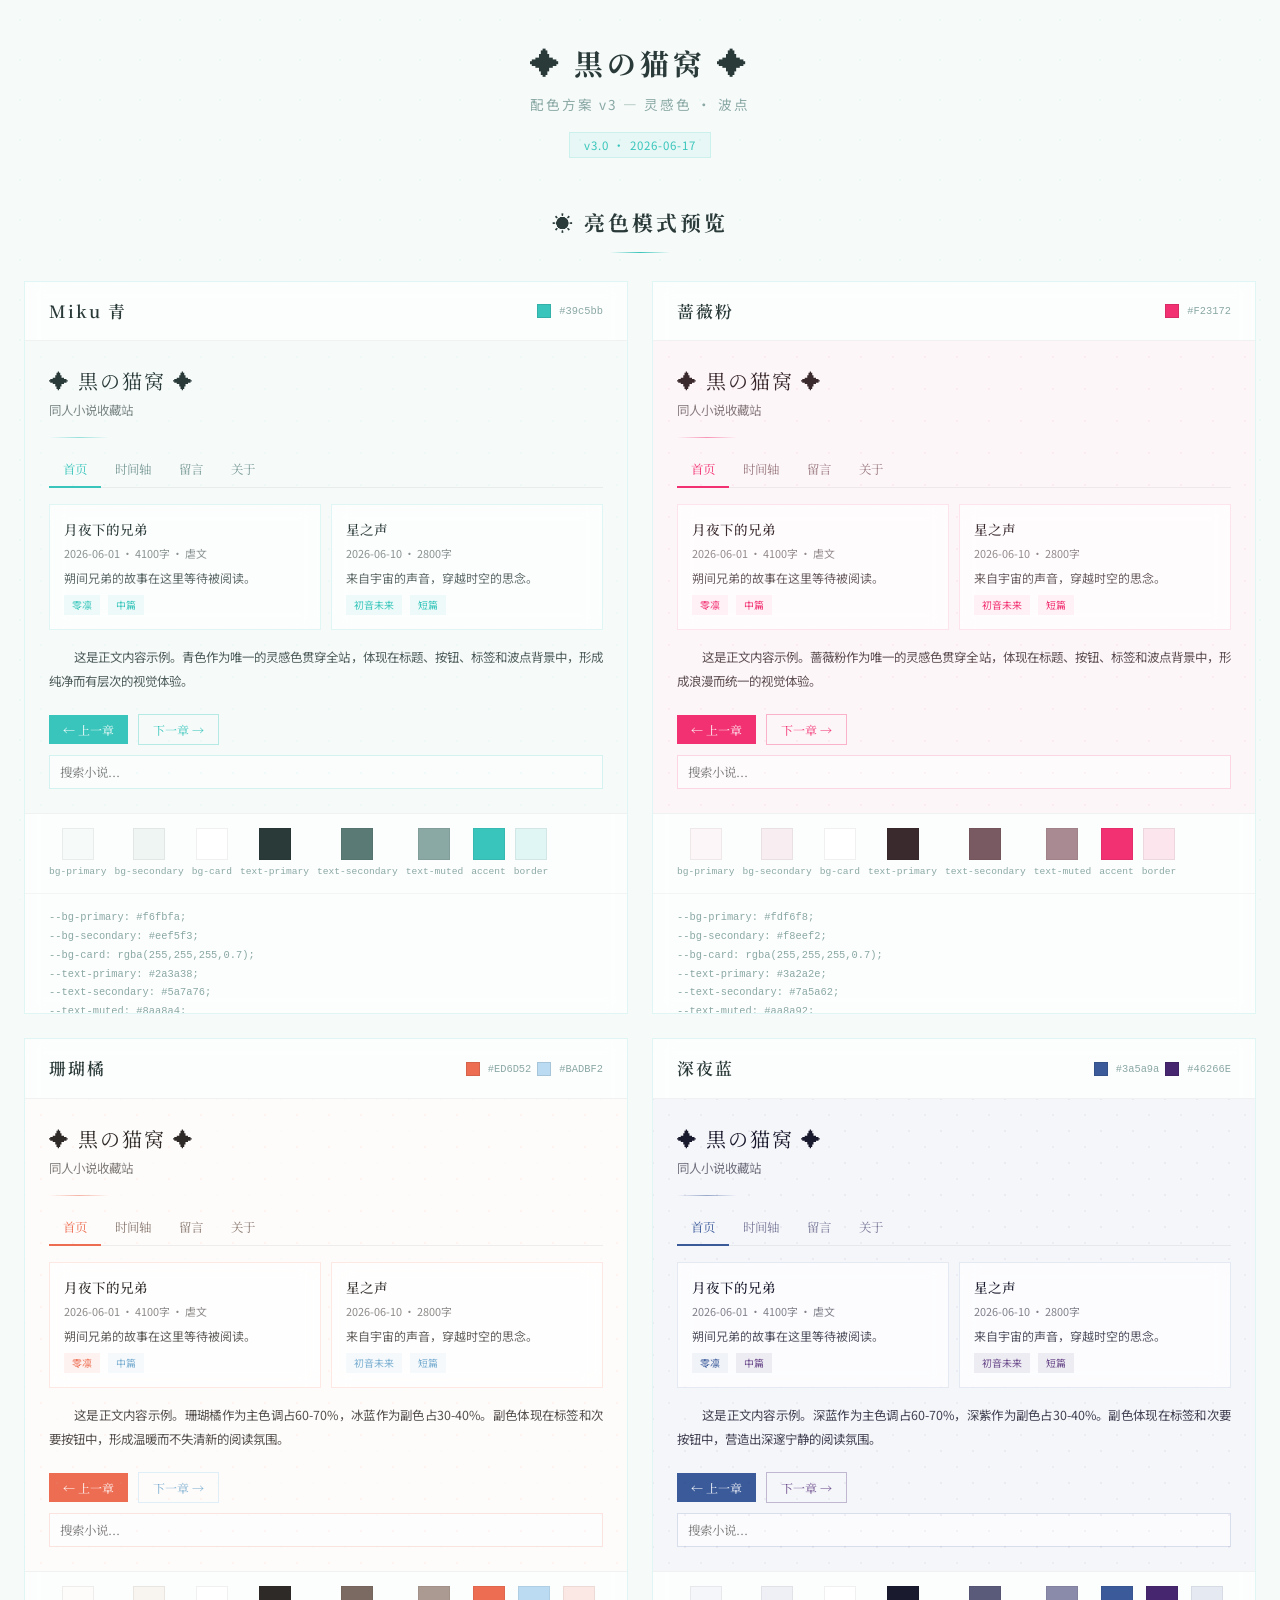
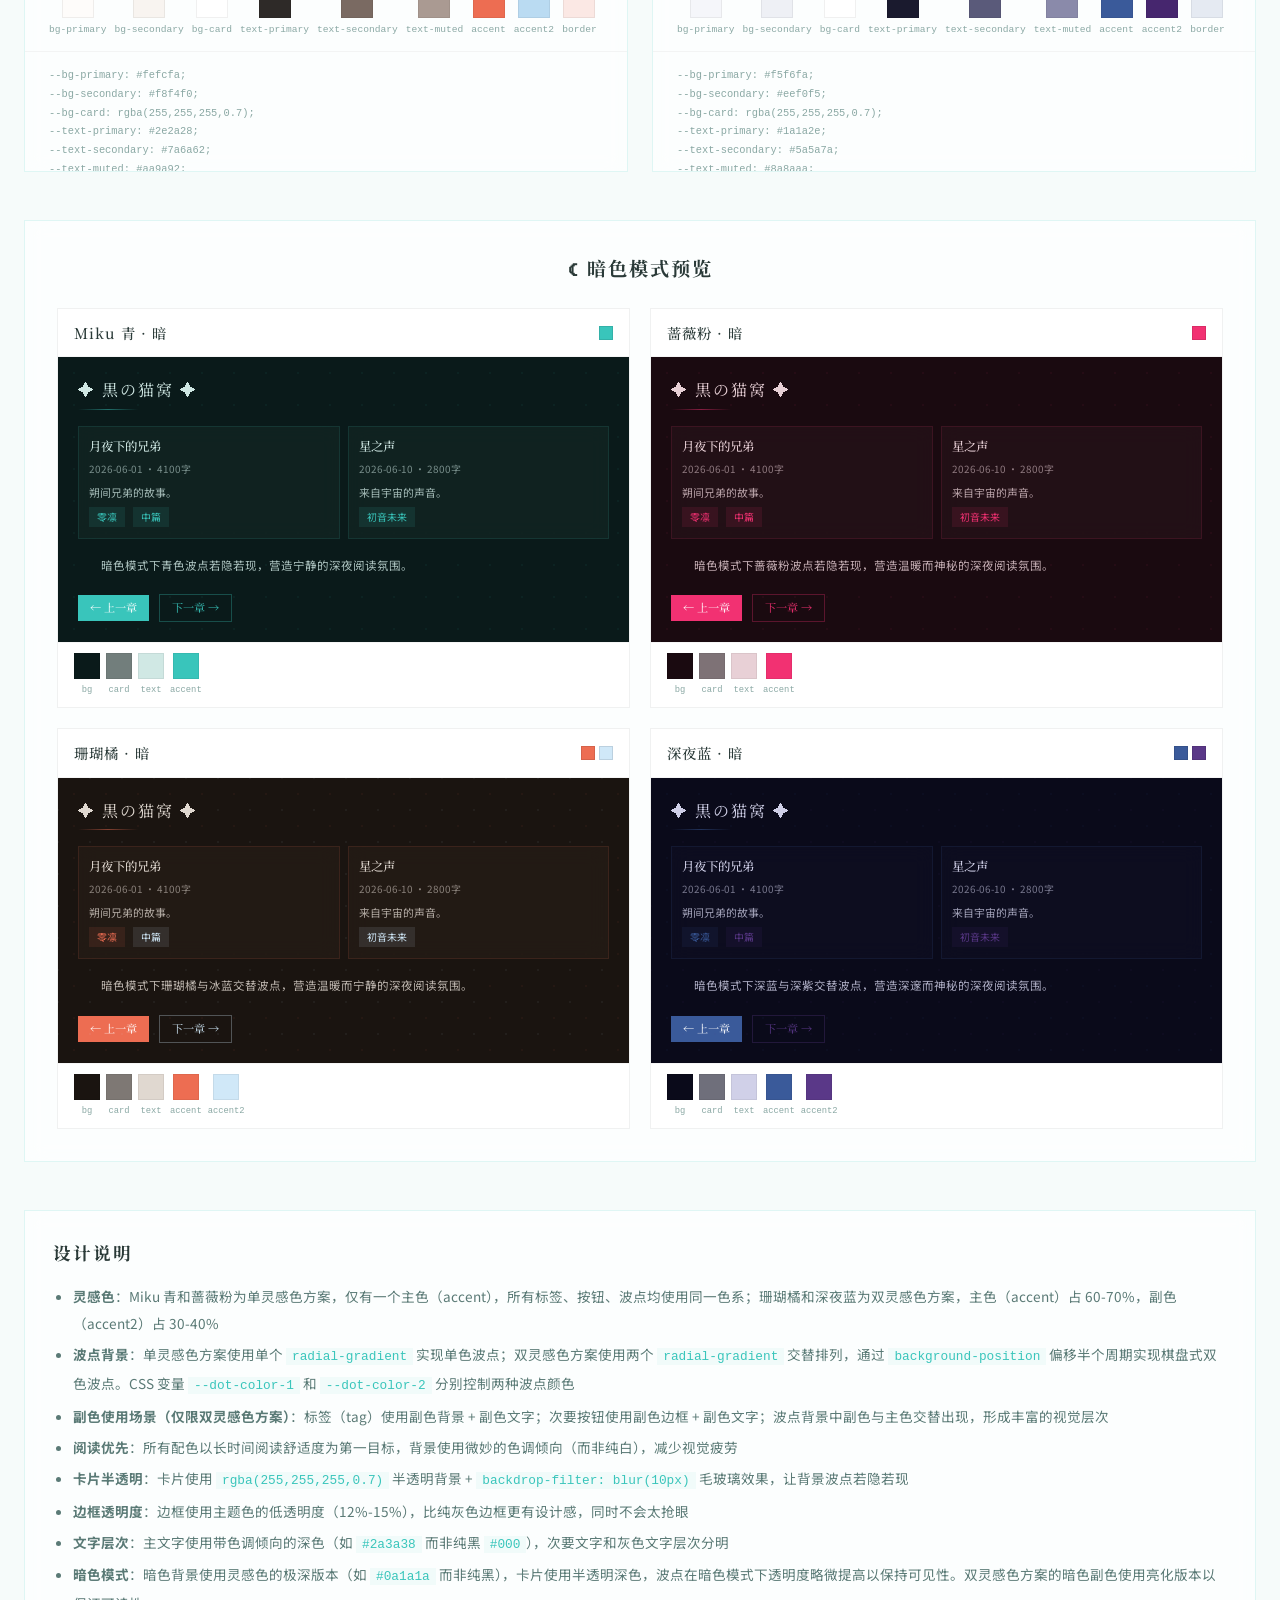
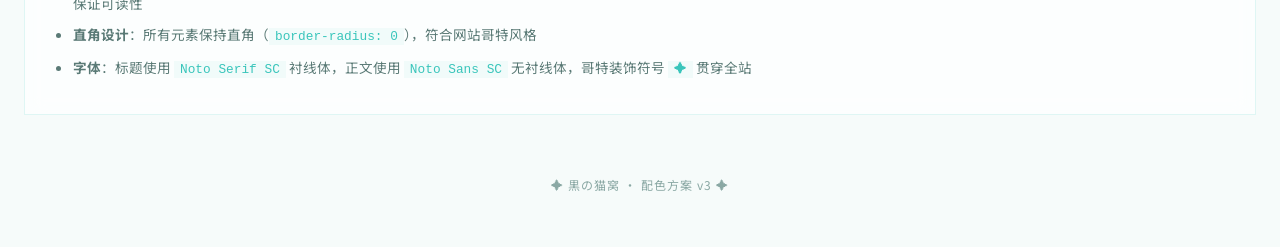
<file: 备份文件（勿删）/color-schemes-v3/color-schemes-v3.html>
<!DOCTYPE html>
<html lang="zh-CN">
<head>
<meta charset="UTF-8">
<meta name="viewport" content="width=device-width, initial-scale=1.0">
<title>配色方案 v3 - 黒の猫窝</title>
<style>
@import url('https://fonts.googleapis.com/css2?family=Noto+Serif+SC:wght@400;500;600;700&family=Noto+Sans+SC:wght@300;400;500;600&display=swap');

/* ===== Page itself uses miku scheme (single color) ===== */
:root {
  --page-accent: #39c5bb;
  --page-bg: #f6fbfa;
  --page-bg2: #eef5f3;
  --page-text: #2a3a38;
  --page-text2: #5a7a76;
  --page-text-muted: #8aa8a4;
  --page-card-bg: rgba(255,255,255,0.7);
  --page-border: rgba(57,197,187,0.15);
}

* { margin: 0; padding: 0; box-sizing: border-box; }

body {
  font-family: 'Noto Sans SC', sans-serif;
  background-color: var(--page-bg);
  color: var(--page-text);
  line-height: 1.6;
  position: relative;
}

/* ===== Single-color polka dot background for the page itself ===== */
body::before {
  content: '';
  position: fixed;
  top: 0; left: 0;
  width: 100%; height: 100%;
  pointer-events: none;
  z-index: 0;
  opacity: 0.06;
  background-image:
    radial-gradient(circle, var(--page-accent) 1px, transparent 1px);
  background-size: 40px 40px;
}

.container {
  max-width: 1280px;
  margin: 0 auto;
  padding: 40px 24px;
  position: relative;
  z-index: 1;
}

/* ===== Page Header ===== */
.page-header {
  text-align: center;
  margin-bottom: 48px;
}

.page-header h1 {
  font-family: 'Noto Serif SC', serif;
  font-size: 1.8rem;
  color: var(--page-text);
  letter-spacing: 4px;
  margin-bottom: 8px;
}

.page-header .subtitle {
  color: var(--page-text-muted);
  font-size: 0.85rem;
  letter-spacing: 2px;
  margin-bottom: 4px;
}

.page-header .version-tag {
  display: inline-block;
  margin-top: 12px;
  padding: 3px 14px;
  font-size: 0.72rem;
  background: rgba(57,197,187,0.08);
  color: var(--page-accent);
  border: 1px solid var(--page-border);
  letter-spacing: 1px;
}

/* ===== Section Title ===== */
.section-title {
  font-family: 'Noto Serif SC', serif;
  font-size: 1.3rem;
  letter-spacing: 3px;
  text-align: center;
  margin-bottom: 28px;
  color: var(--page-text);
  position: relative;
}

.section-title::after {
  content: '';
  display: block;
  width: 60px;
  height: 1px;
  background: linear-gradient(90deg, transparent, var(--page-accent), transparent);
  margin: 12px auto 0;
}

/* ===== Scheme Grid ===== */
.scheme-grid {
  display: grid;
  grid-template-columns: 1fr 1fr;
  gap: 24px;
  margin-bottom: 48px;
}

@media (max-width: 900px) {
  .scheme-grid { grid-template-columns: 1fr; }
}

/* ===== Scheme Card ===== */
.scheme-card {
  border: 1px solid var(--page-border);
  background: var(--page-card-bg);
  backdrop-filter: blur(10px);
  overflow: hidden;
  transition: transform 0.3s ease, box-shadow 0.3s ease;
}

.scheme-card:hover {
  transform: translateY(-2px);
  box-shadow: 0 8px 24px rgba(0,0,0,0.06);
}

/* ===== Scheme Header ===== */
.scheme-header {
  padding: 16px 24px;
  display: flex;
  align-items: center;
  justify-content: space-between;
  border-bottom: 1px solid rgba(128,128,128,0.1);
}

.scheme-name {
  font-family: 'Noto Serif SC', serif;
  font-size: 1.05rem;
  font-weight: 600;
  letter-spacing: 2px;
  color: var(--page-text);
}

.scheme-inspiration {
  font-size: 0.72rem;
  color: var(--page-text-muted);
  display: flex;
  gap: 6px;
  align-items: center;
  font-family: monospace;
}

.color-dot {
  width: 14px;
  height: 14px;
  display: inline-block;
  border: 1px solid rgba(0,0,0,0.1);
}

.color-dot-label {
  font-size: 0.65rem;
  color: var(--page-text-muted);
  margin-left: 2px;
}

/* ===== Preview Area ===== */
.scheme-preview {
  padding: 24px;
  min-height: 340px;
  position: relative;
}

/* ===== Polka dot inside preview ===== */
.preview-dots {
  position: absolute;
  top: 0; left: 0;
  width: 100%; height: 100%;
  pointer-events: none;
  opacity: 0.05;
}

/* ===== Color Palette ===== */
.palette {
  display: flex;
  gap: 8px;
  padding: 14px 24px;
  border-top: 1px solid rgba(128,128,128,0.1);
  flex-wrap: wrap;
  align-items: flex-end;
}

.palette-item {
  display: flex;
  flex-direction: column;
  align-items: center;
  gap: 4px;
}

.palette-swatch {
  width: 32px;
  height: 32px;
  border: 1px solid rgba(0,0,0,0.06);
}

.palette-label {
  font-size: 0.6rem;
  color: var(--page-text-muted);
  font-family: monospace;
}

/* ===== CSS Variables Display ===== */
.vars-section {
  padding: 14px 24px;
  border-top: 1px solid rgba(128,128,128,0.08);
  font-family: monospace;
  font-size: 0.65rem;
  color: var(--page-text-muted);
  line-height: 1.8;
  white-space: pre-wrap;
  word-break: break-all;
  max-height: 120px;
  overflow-y: auto;
}

/* ===== UI Components Preview ===== */
.preview-title {
  font-family: 'Noto Serif SC', serif;
  font-size: 1.25rem;
  margin-bottom: 4px;
  letter-spacing: 2px;
}

.preview-subtitle {
  font-size: 0.78rem;
  margin-bottom: 16px;
  opacity: 0.6;
}

.preview-divider {
  width: 60px;
  height: 1px;
  margin-bottom: 16px;
  opacity: 0.5;
}

.preview-nav {
  display: flex;
  gap: 0;
  margin-bottom: 16px;
  border-bottom: 1px solid rgba(128,128,128,0.12);
}

.preview-nav-item {
  padding: 6px 14px;
  font-size: 0.78rem;
  cursor: default;
  border-bottom: 2px solid transparent;
  margin-bottom: -1px;
  font-family: 'Noto Serif SC', serif;
}

.preview-nav-item.active {
  border-bottom-color: currentColor;
}

.preview-cards {
  display: grid;
  grid-template-columns: 1fr 1fr;
  gap: 10px;
  margin-bottom: 16px;
}

.preview-card {
  padding: 14px;
  border: 1px solid rgba(128,128,128,0.15);
  backdrop-filter: blur(10px);
  transition: transform 0.3s ease;
}

.preview-card:hover {
  transform: translateY(-1px);
}

.preview-card-title {
  font-family: 'Noto Serif SC', serif;
  font-size: 0.85rem;
  margin-bottom: 4px;
  font-weight: 500;
}

.preview-card-meta {
  font-size: 0.68rem;
  opacity: 0.55;
  margin-bottom: 6px;
}

.preview-card-desc {
  font-size: 0.75rem;
  line-height: 1.7;
  opacity: 0.75;
}

.preview-tag {
  display: inline-block;
  padding: 2px 8px;
  font-size: 0.62rem;
  margin-right: 4px;
  margin-top: 6px;
}

.preview-btn {
  display: inline-block;
  padding: 5px 14px;
  font-size: 0.75rem;
  cursor: default;
  font-family: 'Noto Serif SC', serif;
  margin-right: 6px;
  margin-top: 10px;
}

.preview-btn-primary {
  color: #fff;
}

.preview-btn-outline {
  background: transparent;
}

.preview-input {
  width: 100%;
  padding: 7px 10px;
  font-size: 0.78rem;
  border: 1px solid rgba(128,128,128,0.18);
  font-family: 'Noto Serif SC', serif;
  margin-top: 10px;
  outline: none;
}

.preview-text {
  font-size: 0.78rem;
  line-height: 1.9;
  text-align: justify;
  text-indent: 2em;
  margin-top: 10px;
  opacity: 0.82;
}

/* ===== Dark Mode Section ===== */
.dark-section {
  margin-top: 48px;
  padding: 32px;
  border: 1px solid var(--page-border);
  background: var(--page-card-bg);
  backdrop-filter: blur(10px);
}

.dark-section h2 {
  font-family: 'Noto Serif SC', serif;
  font-size: 1.2rem;
  margin-bottom: 24px;
  text-align: center;
  letter-spacing: 2px;
}

.dark-grid {
  display: grid;
  grid-template-columns: 1fr 1fr;
  gap: 20px;
}

@media (max-width: 900px) {
  .dark-grid { grid-template-columns: 1fr; }
}

.dark-card {
  border: 1px solid rgba(128,128,128,0.1);
  overflow: hidden;
}

.dark-card-header {
  padding: 12px 16px;
  display: flex;
  align-items: center;
  justify-content: space-between;
  border-bottom: 1px solid rgba(128,128,128,0.08);
  background: var(--page-card-bg);
}

.dark-card-name {
  font-family: 'Noto Serif SC', serif;
  font-size: 0.9rem;
  font-weight: 500;
  letter-spacing: 1px;
  color: var(--page-text);
}

.dark-card-colors {
  font-size: 0.65rem;
  color: var(--page-text-muted);
  display: flex;
  gap: 4px;
  align-items: center;
  font-family: monospace;
}

.dark-preview {
  padding: 20px;
  min-height: 280px;
  position: relative;
}

.dark-preview .preview-title {
  font-size: 1rem;
  margin-bottom: 6px;
}

.dark-preview .preview-cards {
  gap: 8px;
}

.dark-preview .preview-card {
  padding: 10px;
  margin-bottom: 0;
}

.dark-preview .preview-card-title {
  font-size: 0.78rem;
}

.dark-preview .preview-card-meta {
  font-size: 0.62rem;
}

.dark-preview .preview-card-desc {
  font-size: 0.68rem;
}

.dark-preview .preview-text {
  font-size: 0.72rem;
  margin-top: 8px;
}

.dark-preview .preview-btn {
  font-size: 0.7rem;
  padding: 4px 12px;
}

.dark-palette {
  display: flex;
  gap: 6px;
  padding: 10px 16px;
  border-top: 1px solid rgba(128,128,128,0.08);
  flex-wrap: wrap;
  background: var(--page-card-bg);
}

.dark-palette .palette-swatch {
  width: 26px;
  height: 26px;
}

.dark-palette .palette-label {
  font-size: 0.55rem;
}

/* ===== Design Notes ===== */
.notes {
  margin-top: 48px;
  padding: 28px;
  border: 1px solid var(--page-border);
  background: var(--page-card-bg);
  backdrop-filter: blur(10px);
}

.notes h2 {
  font-family: 'Noto Serif SC', serif;
  font-size: 1.1rem;
  margin-bottom: 16px;
  letter-spacing: 2px;
}

.notes ul {
  padding-left: 20px;
  font-size: 0.85rem;
  line-height: 2;
  color: var(--page-text2);
}

.notes li {
  margin-bottom: 4px;
}

.notes code {
  background: rgba(57,197,187,0.06);
  padding: 1px 6px;
  font-size: 0.8rem;
  font-family: monospace;
  color: var(--page-accent);
}

/* ===== Footer ===== */
.page-footer {
  text-align: center;
  margin-top: 40px;
  padding: 20px;
  font-size: 0.75rem;
  color: var(--page-text-muted);
  letter-spacing: 1px;
}
</style>
</head>
<body>
<div class="container">

<!-- ===== Page Header ===== -->
<div class="page-header">
  <h1>✦ 黒の猫窝 ✦</h1>
  <p class="subtitle">配色方案 v3 — 灵感色 · 波点</p>
  <span class="version-tag">v3.0 · 2026-06-17</span>
</div>

<!-- ===== Light Mode Previews ===== -->
<h2 class="section-title">☀ 亮色模式预览</h2>

<div class="scheme-grid">

<!-- ===== Scheme 1: Miku 青 (Light) — 单灵感色 ===== -->
<div class="scheme-card">
  <div class="scheme-header">
    <span class="scheme-name">Miku 青</span>
    <span class="scheme-inspiration">
      <span class="color-dot" style="background:#39c5bb;"></span><span class="color-dot-label">#39c5bb</span>
    </span>
  </div>
  <div class="scheme-preview" style="background:#f6fbfa; color:#2a3a38;">
    <!-- Single-color polka dot background -->
    <div class="preview-dots" style="background-image:
      radial-gradient(circle, #39c5bb 1px, transparent 1px);
      background-size: 32px 32px;"></div>
    <div class="preview-title">✦ 黒の猫窝 ✦</div>
    <div class="preview-subtitle">同人小说收藏站</div>
    <div class="preview-divider" style="background:linear-gradient(90deg,transparent,#39c5bb,transparent);"></div>
    <div class="preview-nav">
      <div class="preview-nav-item active" style="color:#39c5bb;">首页</div>
      <div class="preview-nav-item" style="color:#7a9a96;">时间轴</div>
      <div class="preview-nav-item" style="color:#7a9a96;">留言</div>
      <div class="preview-nav-item" style="color:#7a9a96;">关于</div>
    </div>
    <div class="preview-cards">
      <div class="preview-card" style="background:rgba(255,255,255,0.7); border-color:rgba(57,197,187,0.15);">
        <div class="preview-card-title">月夜下的兄弟</div>
        <div class="preview-card-meta">2026-06-01 · 4100字 · 虐文</div>
        <div class="preview-card-desc">朔间兄弟的故事在这里等待被阅读。</div>
        <span class="preview-tag" style="background:rgba(57,197,187,0.08); color:#39c5bb;">零凛</span>
        <span class="preview-tag" style="background:rgba(57,197,187,0.08); color:#39c5bb;">中篇</span>
      </div>
      <div class="preview-card" style="background:rgba(255,255,255,0.7); border-color:rgba(57,197,187,0.15);">
        <div class="preview-card-title">星之声</div>
        <div class="preview-card-meta">2026-06-10 · 2800字</div>
        <div class="preview-card-desc">来自宇宙的声音，穿越时空的思念。</div>
        <span class="preview-tag" style="background:rgba(57,197,187,0.08); color:#39c5bb;">初音未来</span>
        <span class="preview-tag" style="background:rgba(57,197,187,0.08); color:#39c5bb;">短篇</span>
      </div>
    </div>
    <div class="preview-text">这是正文内容示例。青色作为唯一的灵感色贯穿全站，体现在标题、按钮、标签和波点背景中，形成纯净而有层次的视觉体验。</div>
    <div style="margin-top:10px;">
      <span class="preview-btn preview-btn-primary" style="background:#39c5bb;">← 上一章</span>
      <span class="preview-btn preview-btn-outline" style="border:1px solid rgba(57,197,187,0.35); color:#39c5bb;">下一章 →</span>
    </div>
    <input class="preview-input" type="text" placeholder="搜索小说..." style="background:rgba(255,255,255,0.6); border-color:rgba(57,197,187,0.2); color:#2a3a38;">
  </div>
  <div class="palette">
    <div class="palette-item"><div class="palette-swatch" style="background:#f6fbfa;"></div><span class="palette-label">bg-primary</span></div>
    <div class="palette-item"><div class="palette-swatch" style="background:#eef5f3;"></div><span class="palette-label">bg-secondary</span></div>
    <div class="palette-item"><div class="palette-swatch" style="background:rgba(255,255,255,0.7);"></div><span class="palette-label">bg-card</span></div>
    <div class="palette-item"><div class="palette-swatch" style="background:#2a3a38;"></div><span class="palette-label">text-primary</span></div>
    <div class="palette-item"><div class="palette-swatch" style="background:#5a7a76;"></div><span class="palette-label">text-secondary</span></div>
    <div class="palette-item"><div class="palette-swatch" style="background:#8aa8a4;"></div><span class="palette-label">text-muted</span></div>
    <div class="palette-item"><div class="palette-swatch" style="background:#39c5bb;"></div><span class="palette-label">accent</span></div>
    <div class="palette-item"><div class="palette-swatch" style="background:rgba(57,197,187,0.15);"></div><span class="palette-label">border</span></div>
  </div>
  <div class="vars-section">--bg-primary: #f6fbfa;
--bg-secondary: #eef5f3;
--bg-card: rgba(255,255,255,0.7);
--text-primary: #2a3a38;
--text-secondary: #5a7a76;
--text-muted: #8aa8a4;
--accent: #39c5bb;
--border: rgba(57,197,187,0.15);
--dot-color-1: #39c5bb;</div>
</div>

<!-- ===== Scheme 2: 蔷薇粉 (Light) — 单灵感色 ===== -->
<div class="scheme-card">
  <div class="scheme-header">
    <span class="scheme-name">蔷薇粉</span>
    <span class="scheme-inspiration">
      <span class="color-dot" style="background:#F23172;"></span><span class="color-dot-label">#F23172</span>
    </span>
  </div>
  <div class="scheme-preview" style="background:#fdf6f8; color:#3a2a2e;">
    <!-- Single-color polka dot background -->
    <div class="preview-dots" style="background-image:
      radial-gradient(circle, #F23172 1px, transparent 1px);
      background-size: 32px 32px;"></div>
    <div class="preview-title">✦ 黒の猫窝 ✦</div>
    <div class="preview-subtitle">同人小说收藏站</div>
    <div class="preview-divider" style="background:linear-gradient(90deg,transparent,#F23172,transparent);"></div>
    <div class="preview-nav">
      <div class="preview-nav-item active" style="color:#F23172;">首页</div>
      <div class="preview-nav-item" style="color:#9a7a82;">时间轴</div>
      <div class="preview-nav-item" style="color:#9a7a82;">留言</div>
      <div class="preview-nav-item" style="color:#9a7a82;">关于</div>
    </div>
    <div class="preview-cards">
      <div class="preview-card" style="background:rgba(255,255,255,0.7); border-color:rgba(242,49,114,0.12);">
        <div class="preview-card-title">月夜下的兄弟</div>
        <div class="preview-card-meta">2026-06-01 · 4100字 · 虐文</div>
        <div class="preview-card-desc">朔间兄弟的故事在这里等待被阅读。</div>
        <span class="preview-tag" style="background:rgba(242,49,114,0.06); color:#F23172;">零凛</span>
        <span class="preview-tag" style="background:rgba(242,49,114,0.06); color:#F23172;">中篇</span>
      </div>
      <div class="preview-card" style="background:rgba(255,255,255,0.7); border-color:rgba(242,49,114,0.12);">
        <div class="preview-card-title">星之声</div>
        <div class="preview-card-meta">2026-06-10 · 2800字</div>
        <div class="preview-card-desc">来自宇宙的声音，穿越时空的思念。</div>
        <span class="preview-tag" style="background:rgba(242,49,114,0.06); color:#F23172;">初音未来</span>
        <span class="preview-tag" style="background:rgba(242,49,114,0.06); color:#F23172;">短篇</span>
      </div>
    </div>
    <div class="preview-text">这是正文内容示例。蔷薇粉作为唯一的灵感色贯穿全站，体现在标题、按钮、标签和波点背景中，形成浪漫而统一的视觉体验。</div>
    <div style="margin-top:10px;">
      <span class="preview-btn preview-btn-primary" style="background:#F23172;">← 上一章</span>
      <span class="preview-btn preview-btn-outline" style="border:1px solid rgba(242,49,114,0.35); color:#F23172;">下一章 →</span>
    </div>
    <input class="preview-input" type="text" placeholder="搜索小说..." style="background:rgba(255,255,255,0.6); border-color:rgba(242,49,114,0.18); color:#3a2a2e;">
  </div>
  <div class="palette">
    <div class="palette-item"><div class="palette-swatch" style="background:#fdf6f8;"></div><span class="palette-label">bg-primary</span></div>
    <div class="palette-item"><div class="palette-swatch" style="background:#f8eef2;"></div><span class="palette-label">bg-secondary</span></div>
    <div class="palette-item"><div class="palette-swatch" style="background:rgba(255,255,255,0.7);"></div><span class="palette-label">bg-card</span></div>
    <div class="palette-item"><div class="palette-swatch" style="background:#3a2a2e;"></div><span class="palette-label">text-primary</span></div>
    <div class="palette-item"><div class="palette-swatch" style="background:#7a5a62;"></div><span class="palette-label">text-secondary</span></div>
    <div class="palette-item"><div class="palette-swatch" style="background:#aa8a92;"></div><span class="palette-label">text-muted</span></div>
    <div class="palette-item"><div class="palette-swatch" style="background:#F23172;"></div><span class="palette-label">accent</span></div>
    <div class="palette-item"><div class="palette-swatch" style="background:rgba(242,49,114,0.12);"></div><span class="palette-label">border</span></div>
  </div>
  <div class="vars-section">--bg-primary: #fdf6f8;
--bg-secondary: #f8eef2;
--bg-card: rgba(255,255,255,0.7);
--text-primary: #3a2a2e;
--text-secondary: #7a5a62;
--text-muted: #aa8a92;
--accent: #F23172;
--border: rgba(242,49,114,0.12);
--dot-color-1: #F23172;</div>
</div>

<!-- ===== Scheme 3: 珊瑚橘 (Light) — 双灵感色 ===== -->
<div class="scheme-card">
  <div class="scheme-header">
    <span class="scheme-name">珊瑚橘</span>
    <span class="scheme-inspiration">
      <span class="color-dot" style="background:#ED6D52;"></span><span class="color-dot-label">#ED6D52</span>
      <span class="color-dot" style="background:#BADBF2;"></span><span class="color-dot-label">#BADBF2</span>
    </span>
  </div>
  <div class="scheme-preview" style="background:#fefcfa; color:#2e2a28;">
    <!-- Dual-color polka dot background -->
    <div class="preview-dots" style="background-image:
      radial-gradient(circle, #ED6D52 1px, transparent 1px),
      radial-gradient(circle, #BADBF2 1px, transparent 1px);
      background-size: 32px 32px;
      background-position: 0 0, 16px 16px;"></div>
    <div class="preview-title">✦ 黒の猫窝 ✦</div>
    <div class="preview-subtitle">同人小说收藏站</div>
    <div class="preview-divider" style="background:linear-gradient(90deg,transparent,#ED6D52,transparent);"></div>
    <div class="preview-nav">
      <div class="preview-nav-item active" style="color:#ED6D52;">首页</div>
      <div class="preview-nav-item" style="color:#8a7a72;">时间轴</div>
      <div class="preview-nav-item" style="color:#8a7a72;">留言</div>
      <div class="preview-nav-item" style="color:#8a7a72;">关于</div>
    </div>
    <div class="preview-cards">
      <div class="preview-card" style="background:rgba(255,255,255,0.7); border-color:rgba(237,109,82,0.15);">
        <div class="preview-card-title">月夜下的兄弟</div>
        <div class="preview-card-meta">2026-06-01 · 4100字 · 虐文</div>
        <div class="preview-card-desc">朔间兄弟的故事在这里等待被阅读。</div>
        <span class="preview-tag" style="background:rgba(237,109,82,0.08); color:#ED6D52;">零凛</span>
        <span class="preview-tag" style="background:rgba(186,219,242,0.15); color:#7aadd0;">中篇</span>
      </div>
      <div class="preview-card" style="background:rgba(255,255,255,0.7); border-color:rgba(237,109,82,0.15);">
        <div class="preview-card-title">星之声</div>
        <div class="preview-card-meta">2026-06-10 · 2800字</div>
        <div class="preview-card-desc">来自宇宙的声音，穿越时空的思念。</div>
        <span class="preview-tag" style="background:rgba(186,219,242,0.15); color:#7aadd0;">初音未来</span>
        <span class="preview-tag" style="background:rgba(186,219,242,0.15); color:#7aadd0;">短篇</span>
      </div>
    </div>
    <div class="preview-text">这是正文内容示例。珊瑚橘作为主色调占60-70%，冰蓝作为副色占30-40%。副色体现在标签和次要按钮中，形成温暖而不失清新的阅读氛围。</div>
    <div style="margin-top:10px;">
      <span class="preview-btn preview-btn-primary" style="background:#ED6D52;">← 上一章</span>
      <span class="preview-btn preview-btn-outline" style="border:1px solid rgba(186,219,242,0.45); color:#7aadd0;">下一章 →</span>
    </div>
    <input class="preview-input" type="text" placeholder="搜索小说..." style="background:rgba(255,255,255,0.6); border-color:rgba(237,109,82,0.18); color:#2e2a28;">
  </div>
  <div class="palette">
    <div class="palette-item"><div class="palette-swatch" style="background:#fefcfa;"></div><span class="palette-label">bg-primary</span></div>
    <div class="palette-item"><div class="palette-swatch" style="background:#f8f4f0;"></div><span class="palette-label">bg-secondary</span></div>
    <div class="palette-item"><div class="palette-swatch" style="background:rgba(255,255,255,0.7);"></div><span class="palette-label">bg-card</span></div>
    <div class="palette-item"><div class="palette-swatch" style="background:#2e2a28;"></div><span class="palette-label">text-primary</span></div>
    <div class="palette-item"><div class="palette-swatch" style="background:#7a6a62;"></div><span class="palette-label">text-secondary</span></div>
    <div class="palette-item"><div class="palette-swatch" style="background:#aa9a92;"></div><span class="palette-label">text-muted</span></div>
    <div class="palette-item"><div class="palette-swatch" style="background:#ED6D52;"></div><span class="palette-label">accent</span></div>
    <div class="palette-item"><div class="palette-swatch" style="background:#BADBF2;"></div><span class="palette-label">accent2</span></div>
    <div class="palette-item"><div class="palette-swatch" style="background:rgba(237,109,82,0.15);"></div><span class="palette-label">border</span></div>
  </div>
  <div class="vars-section">--bg-primary: #fefcfa;
--bg-secondary: #f8f4f0;
--bg-card: rgba(255,255,255,0.7);
--text-primary: #2e2a28;
--text-secondary: #7a6a62;
--text-muted: #aa9a92;
--accent: #ED6D52;
--accent2: #BADBF2;
--border: rgba(237,109,82,0.15);
--dot-color-1: #ED6D52;
--dot-color-2: #BADBF2;</div>
</div>

<!-- ===== Scheme 4: 深夜蓝 (Light) — 双灵感色 ===== -->
<div class="scheme-card">
  <div class="scheme-header">
    <span class="scheme-name">深夜蓝</span>
    <span class="scheme-inspiration">
      <span class="color-dot" style="background:#3a5a9a;"></span><span class="color-dot-label">#3a5a9a</span>
      <span class="color-dot" style="background:#46266E;"></span><span class="color-dot-label">#46266E</span>
    </span>
  </div>
  <div class="scheme-preview" style="background:#f5f6fa; color:#1a1a2e;">
    <!-- Dual-color polka dot background -->
    <div class="preview-dots" style="background-image:
      radial-gradient(circle, #3a5a9a 1px, transparent 1px),
      radial-gradient(circle, #46266E 1px, transparent 1px);
      background-size: 32px 32px;
      background-position: 0 0, 16px 16px;"></div>
    <div class="preview-title">✦ 黒の猫窝 ✦</div>
    <div class="preview-subtitle">同人小说收藏站</div>
    <div class="preview-divider" style="background:linear-gradient(90deg,transparent,#3a5a9a,transparent);"></div>
    <div class="preview-nav">
      <div class="preview-nav-item active" style="color:#3a5a9a;">首页</div>
      <div class="preview-nav-item" style="color:#7a7a9a;">时间轴</div>
      <div class="preview-nav-item" style="color:#7a7a9a;">留言</div>
      <div class="preview-nav-item" style="color:#7a7a9a;">关于</div>
    </div>
    <div class="preview-cards">
      <div class="preview-card" style="background:rgba(255,255,255,0.7); border-color:rgba(58,90,154,0.12);">
        <div class="preview-card-title">月夜下的兄弟</div>
        <div class="preview-card-meta">2026-06-01 · 4100字 · 虐文</div>
        <div class="preview-card-desc">朔间兄弟的故事在这里等待被阅读。</div>
        <span class="preview-tag" style="background:rgba(58,90,154,0.06); color:#3a5a9a;">零凛</span>
        <span class="preview-tag" style="background:rgba(70,38,110,0.08); color:#6a4a8a;">中篇</span>
      </div>
      <div class="preview-card" style="background:rgba(255,255,255,0.7); border-color:rgba(58,90,154,0.12);">
        <div class="preview-card-title">星之声</div>
        <div class="preview-card-meta">2026-06-10 · 2800字</div>
        <div class="preview-card-desc">来自宇宙的声音，穿越时空的思念。</div>
        <span class="preview-tag" style="background:rgba(70,38,110,0.08); color:#6a4a8a;">初音未来</span>
        <span class="preview-tag" style="background:rgba(70,38,110,0.08); color:#6a4a8a;">短篇</span>
      </div>
    </div>
    <div class="preview-text">这是正文内容示例。深蓝作为主色调占60-70%，深紫作为副色占30-40%。副色体现在标签和次要按钮中，营造出深邃宁静的阅读氛围。</div>
    <div style="margin-top:10px;">
      <span class="preview-btn preview-btn-primary" style="background:#3a5a9a;">← 上一章</span>
      <span class="preview-btn preview-btn-outline" style="border:1px solid rgba(70,38,110,0.3); color:#6a4a8a;">下一章 →</span>
    </div>
    <input class="preview-input" type="text" placeholder="搜索小说..." style="background:rgba(255,255,255,0.6); border-color:rgba(58,90,154,0.18); color:#1a1a2e;">
  </div>
  <div class="palette">
    <div class="palette-item"><div class="palette-swatch" style="background:#f5f6fa;"></div><span class="palette-label">bg-primary</span></div>
    <div class="palette-item"><div class="palette-swatch" style="background:#eef0f5;"></div><span class="palette-label">bg-secondary</span></div>
    <div class="palette-item"><div class="palette-swatch" style="background:rgba(255,255,255,0.7);"></div><span class="palette-label">bg-card</span></div>
    <div class="palette-item"><div class="palette-swatch" style="background:#1a1a2e;"></div><span class="palette-label">text-primary</span></div>
    <div class="palette-item"><div class="palette-swatch" style="background:#5a5a7a;"></div><span class="palette-label">text-secondary</span></div>
    <div class="palette-item"><div class="palette-swatch" style="background:#8a8aaa;"></div><span class="palette-label">text-muted</span></div>
    <div class="palette-item"><div class="palette-swatch" style="background:#3a5a9a;"></div><span class="palette-label">accent</span></div>
    <div class="palette-item"><div class="palette-swatch" style="background:#46266E;"></div><span class="palette-label">accent2</span></div>
    <div class="palette-item"><div class="palette-swatch" style="background:rgba(58,90,154,0.12);"></div><span class="palette-label">border</span></div>
  </div>
  <div class="vars-section">--bg-primary: #f5f6fa;
--bg-secondary: #eef0f5;
--bg-card: rgba(255,255,255,0.7);
--text-primary: #1a1a2e;
--text-secondary: #5a5a7a;
--text-muted: #8a8aaa;
--accent: #3a5a9a;
--accent2: #46266E;
--border: rgba(58,90,154,0.12);
--dot-color-1: #3a5a9a;
--dot-color-2: #46266E;</div>
</div>

</div><!-- end scheme-grid -->

<!-- ===== Dark Mode Previews ===== -->
<div class="dark-section">
  <h2>☾ 暗色模式预览</h2>
  <div class="dark-grid">

  <!-- ===== Miku 青 (Dark) — 单灵感色 ===== -->
  <div class="dark-card">
    <div class="dark-card-header">
      <span class="dark-card-name">Miku 青 · 暗</span>
      <span class="dark-card-colors">
        <span class="color-dot" style="background:#39c5bb;"></span>
      </span>
    </div>
    <div class="dark-preview" style="background:#0a1a1a; color:#d0e8e4;">
      <!-- Single-color polka dot background -->
      <div class="preview-dots" style="background-image:
        radial-gradient(circle, #39c5bb 1px, transparent 1px);
        background-size: 32px 32px;"></div>
      <div class="preview-title">✦ 黒の猫窝 ✦</div>
      <div class="preview-divider" style="background:linear-gradient(90deg,transparent,#39c5bb,transparent);"></div>
      <div class="preview-cards">
        <div class="preview-card" style="background:rgba(20,40,38,0.6); border-color:rgba(57,197,187,0.12);">
          <div class="preview-card-title">月夜下的兄弟</div>
          <div class="preview-card-meta">2026-06-01 · 4100字</div>
          <div class="preview-card-desc">朔间兄弟的故事。</div>
          <span class="preview-tag" style="background:rgba(57,197,187,0.1); color:#39c5bb;">零凛</span>
          <span class="preview-tag" style="background:rgba(57,197,187,0.1); color:#39c5bb;">中篇</span>
        </div>
        <div class="preview-card" style="background:rgba(20,40,38,0.6); border-color:rgba(57,197,187,0.12);">
          <div class="preview-card-title">星之声</div>
          <div class="preview-card-meta">2026-06-10 · 2800字</div>
          <div class="preview-card-desc">来自宇宙的声音。</div>
          <span class="preview-tag" style="background:rgba(57,197,187,0.1); color:#39c5bb;">初音未来</span>
        </div>
      </div>
      <div class="preview-text">暗色模式下青色波点若隐若现，营造宁静的深夜阅读氛围。</div>
      <div style="margin-top:8px;">
        <span class="preview-btn preview-btn-primary" style="background:#39c5bb;">← 上一章</span>
        <span class="preview-btn preview-btn-outline" style="border:1px solid rgba(57,197,187,0.3); color:#39c5bb;">下一章 →</span>
      </div>
    </div>
    <div class="dark-palette">
      <div class="palette-item"><div class="palette-swatch" style="background:#0a1a1a;"></div><span class="palette-label">bg</span></div>
      <div class="palette-item"><div class="palette-swatch" style="background:rgba(20,40,38,0.6);"></div><span class="palette-label">card</span></div>
      <div class="palette-item"><div class="palette-swatch" style="background:#d0e8e4;"></div><span class="palette-label">text</span></div>
      <div class="palette-item"><div class="palette-swatch" style="background:#39c5bb;"></div><span class="palette-label">accent</span></div>
    </div>
  </div>

  <!-- ===== 蔷薇粉 (Dark) — 单灵感色 ===== -->
  <div class="dark-card">
    <div class="dark-card-header">
      <span class="dark-card-name">蔷薇粉 · 暗</span>
      <span class="dark-card-colors">
        <span class="color-dot" style="background:#F23172;"></span>
      </span>
    </div>
    <div class="dark-preview" style="background:#1a0a10; color:#e8d0d6;">
      <!-- Single-color polka dot background -->
      <div class="preview-dots" style="background-image:
        radial-gradient(circle, #F23172 1px, transparent 1px);
        background-size: 32px 32px;"></div>
      <div class="preview-title">✦ 黒の猫窝 ✦</div>
      <div class="preview-divider" style="background:linear-gradient(90deg,transparent,#F23172,transparent);"></div>
      <div class="preview-cards">
        <div class="preview-card" style="background:rgba(40,20,28,0.6); border-color:rgba(242,49,114,0.12);">
          <div class="preview-card-title">月夜下的兄弟</div>
          <div class="preview-card-meta">2026-06-01 · 4100字</div>
          <div class="preview-card-desc">朔间兄弟的故事。</div>
          <span class="preview-tag" style="background:rgba(242,49,114,0.1); color:#F23172;">零凛</span>
          <span class="preview-tag" style="background:rgba(242,49,114,0.1); color:#F23172;">中篇</span>
        </div>
        <div class="preview-card" style="background:rgba(40,20,28,0.6); border-color:rgba(242,49,114,0.12);">
          <div class="preview-card-title">星之声</div>
          <div class="preview-card-meta">2026-06-10 · 2800字</div>
          <div class="preview-card-desc">来自宇宙的声音。</div>
          <span class="preview-tag" style="background:rgba(242,49,114,0.1); color:#F23172;">初音未来</span>
        </div>
      </div>
      <div class="preview-text">暗色模式下蔷薇粉波点若隐若现，营造温暖而神秘的深夜阅读氛围。</div>
      <div style="margin-top:8px;">
        <span class="preview-btn preview-btn-primary" style="background:#F23172;">← 上一章</span>
        <span class="preview-btn preview-btn-outline" style="border:1px solid rgba(242,49,114,0.3); color:#F23172;">下一章 →</span>
      </div>
    </div>
    <div class="dark-palette">
      <div class="palette-item"><div class="palette-swatch" style="background:#1a0a10;"></div><span class="palette-label">bg</span></div>
      <div class="palette-item"><div class="palette-swatch" style="background:rgba(40,20,28,0.6);"></div><span class="palette-label">card</span></div>
      <div class="palette-item"><div class="palette-swatch" style="background:#e8d0d6;"></div><span class="palette-label">text</span></div>
      <div class="palette-item"><div class="palette-swatch" style="background:#F23172;"></div><span class="palette-label">accent</span></div>
    </div>
  </div>

  <!-- ===== 珊瑚橘 (Dark) — 双灵感色 ===== -->
  <div class="dark-card">
    <div class="dark-card-header">
      <span class="dark-card-name">珊瑚橘 · 暗</span>
      <span class="dark-card-colors">
        <span class="color-dot" style="background:#ED6D52;"></span>
        <span class="color-dot" style="background:#d0e8f8;"></span>
      </span>
    </div>
    <div class="dark-preview" style="background:#1a1410; color:#e0d8d0;">
      <!-- Dual-color polka dot background -->
      <div class="preview-dots" style="background-image:
        radial-gradient(circle, #ED6D52 1px, transparent 1px),
        radial-gradient(circle, #d0e8f8 1px, transparent 1px);
        background-size: 32px 32px;
        background-position: 0 0, 16px 16px;"></div>
      <div class="preview-title">✦ 黒の猫窝 ✦</div>
      <div class="preview-divider" style="background:linear-gradient(90deg,transparent,#ED6D52,transparent);"></div>
      <div class="preview-cards">
        <div class="preview-card" style="background:rgba(40,30,24,0.6); border-color:rgba(237,109,82,0.12);">
          <div class="preview-card-title">月夜下的兄弟</div>
          <div class="preview-card-meta">2026-06-01 · 4100字</div>
          <div class="preview-card-desc">朔间兄弟的故事。</div>
          <span class="preview-tag" style="background:rgba(237,109,82,0.1); color:#ED6D52;">零凛</span>
          <span class="preview-tag" style="background:rgba(208,232,248,0.1); color:#d0e8f8;">中篇</span>
        </div>
        <div class="preview-card" style="background:rgba(40,30,24,0.6); border-color:rgba(237,109,82,0.12);">
          <div class="preview-card-title">星之声</div>
          <div class="preview-card-meta">2026-06-10 · 2800字</div>
          <div class="preview-card-desc">来自宇宙的声音。</div>
          <span class="preview-tag" style="background:rgba(208,232,248,0.1); color:#d0e8f8;">初音未来</span>
        </div>
      </div>
      <div class="preview-text">暗色模式下珊瑚橘与冰蓝交替波点，营造温暖而宁静的深夜阅读氛围。</div>
      <div style="margin-top:8px;">
        <span class="preview-btn preview-btn-primary" style="background:#ED6D52;">← 上一章</span>
        <span class="preview-btn preview-btn-outline" style="border:1px solid rgba(208,232,248,0.3); color:#d0e8f8;">下一章 →</span>
      </div>
    </div>
    <div class="dark-palette">
      <div class="palette-item"><div class="palette-swatch" style="background:#1a1410;"></div><span class="palette-label">bg</span></div>
      <div class="palette-item"><div class="palette-swatch" style="background:rgba(40,30,24,0.6);"></div><span class="palette-label">card</span></div>
      <div class="palette-item"><div class="palette-swatch" style="background:#e0d8d0;"></div><span class="palette-label">text</span></div>
      <div class="palette-item"><div class="palette-swatch" style="background:#ED6D52;"></div><span class="palette-label">accent</span></div>
      <div class="palette-item"><div class="palette-swatch" style="background:#d0e8f8;"></div><span class="palette-label">accent2</span></div>
    </div>
  </div>

  <!-- ===== 深夜蓝 (Dark) — 双灵感色 ===== -->
  <div class="dark-card">
    <div class="dark-card-header">
      <span class="dark-card-name">深夜蓝 · 暗</span>
      <span class="dark-card-colors">
        <span class="color-dot" style="background:#3a5a9a;"></span>
        <span class="color-dot" style="background:#5a3888;"></span>
      </span>
    </div>
    <div class="dark-preview" style="background:#0a0a1a; color:#d0d0e8;">
      <!-- Dual-color polka dot background -->
      <div class="preview-dots" style="background-image:
        radial-gradient(circle, #3a5a9a 1px, transparent 1px),
        radial-gradient(circle, #5a3888 1px, transparent 1px);
        background-size: 32px 32px;
        background-position: 0 0, 16px 16px;"></div>
      <div class="preview-title">✦ 黒の猫窝 ✦</div>
      <div class="preview-divider" style="background:linear-gradient(90deg,transparent,#3a5a9a,transparent);"></div>
      <div class="preview-cards">
        <div class="preview-card" style="background:rgba(16,16,36,0.6); border-color:rgba(58,90,154,0.15);">
          <div class="preview-card-title">月夜下的兄弟</div>
          <div class="preview-card-meta">2026-06-01 · 4100字</div>
          <div class="preview-card-desc">朔间兄弟的故事。</div>
          <span class="preview-tag" style="background:rgba(58,90,154,0.1); color:#3a5a9a;">零凛</span>
          <span class="preview-tag" style="background:rgba(90,56,136,0.1); color:#5a3888;">中篇</span>
        </div>
        <div class="preview-card" style="background:rgba(16,16,36,0.6); border-color:rgba(58,90,154,0.15);">
          <div class="preview-card-title">星之声</div>
          <div class="preview-card-meta">2026-06-10 · 2800字</div>
          <div class="preview-card-desc">来自宇宙的声音。</div>
          <span class="preview-tag" style="background:rgba(90,56,136,0.1); color:#5a3888;">初音未来</span>
        </div>
      </div>
      <div class="preview-text">暗色模式下深蓝与深紫交替波点，营造深邃而神秘的深夜阅读氛围。</div>
      <div style="margin-top:8px;">
        <span class="preview-btn preview-btn-primary" style="background:#3a5a9a;">← 上一章</span>
        <span class="preview-btn preview-btn-outline" style="border:1px solid rgba(90,56,136,0.3); color:#5a3888;">下一章 →</span>
      </div>
    </div>
    <div class="dark-palette">
      <div class="palette-item"><div class="palette-swatch" style="background:#0a0a1a;"></div><span class="palette-label">bg</span></div>
      <div class="palette-item"><div class="palette-swatch" style="background:rgba(16,16,36,0.6);"></div><span class="palette-label">card</span></div>
      <div class="palette-item"><div class="palette-swatch" style="background:#d0d0e8;"></div><span class="palette-label">text</span></div>
      <div class="palette-item"><div class="palette-swatch" style="background:#3a5a9a;"></div><span class="palette-label">accent</span></div>
      <div class="palette-item"><div class="palette-swatch" style="background:#5a3888;"></div><span class="palette-label">accent2</span></div>
    </div>
  </div>

  </div><!-- end dark-grid -->
</div><!-- end dark-section -->

<!-- ===== Design Notes ===== -->
<div class="notes">
  <h2>设计说明</h2>
  <ul>
    <li><strong>灵感色</strong>：Miku 青和蔷薇粉为单灵感色方案，仅有一个主色（accent），所有标签、按钮、波点均使用同一色系；珊瑚橘和深夜蓝为双灵感色方案，主色（accent）占 60-70%，副色（accent2）占 30-40%</li>
    <li><strong>波点背景</strong>：单灵感色方案使用单个 <code>radial-gradient</code> 实现单色波点；双灵感色方案使用两个 <code>radial-gradient</code> 交替排列，通过 <code>background-position</code> 偏移半个周期实现棋盘式双色波点。CSS 变量 <code>--dot-color-1</code> 和 <code>--dot-color-2</code> 分别控制两种波点颜色</li>
    <li><strong>副色使用场景（仅限双灵感色方案）</strong>：标签（tag）使用副色背景 + 副色文字；次要按钮使用副色边框 + 副色文字；波点背景中副色与主色交替出现，形成丰富的视觉层次</li>
    <li><strong>阅读优先</strong>：所有配色以长时间阅读舒适度为第一目标，背景使用微妙的色调倾向（而非纯白），减少视觉疲劳</li>
    <li><strong>卡片半透明</strong>：卡片使用 <code>rgba(255,255,255,0.7)</code> 半透明背景 + <code>backdrop-filter: blur(10px)</code> 毛玻璃效果，让背景波点若隐若现</li>
    <li><strong>边框透明度</strong>：边框使用主题色的低透明度（12%-15%），比纯灰色边框更有设计感，同时不会太抢眼</li>
    <li><strong>文字层次</strong>：主文字使用带色调倾向的深色（如 <code>#2a3a38</code> 而非纯黑 <code>#000</code>），次要文字和灰色文字层次分明</li>
    <li><strong>暗色模式</strong>：暗色背景使用灵感色的极深版本（如 <code>#0a1a1a</code> 而非纯黑），卡片使用半透明深色，波点在暗色模式下透明度略微提高以保持可见性。双灵感色方案的暗色副色使用亮化版本以保证可读性</li>
    <li><strong>直角设计</strong>：所有元素保持直角（<code>border-radius: 0</code>），符合网站哥特风格</li>
    <li><strong>字体</strong>：标题使用 <code>Noto Serif SC</code> 衬线体，正文使用 <code>Noto Sans SC</code> 无衬线体，哥特装饰符号 <code>✦</code> 贯穿全站</li>
  </ul>
</div>

<!-- ===== Footer ===== -->
<div class="page-footer">
  ✦ 黒の猫窝 · 配色方案 v3 ✦
</div>

</div><!-- end container -->
</body>
</html>
</file>
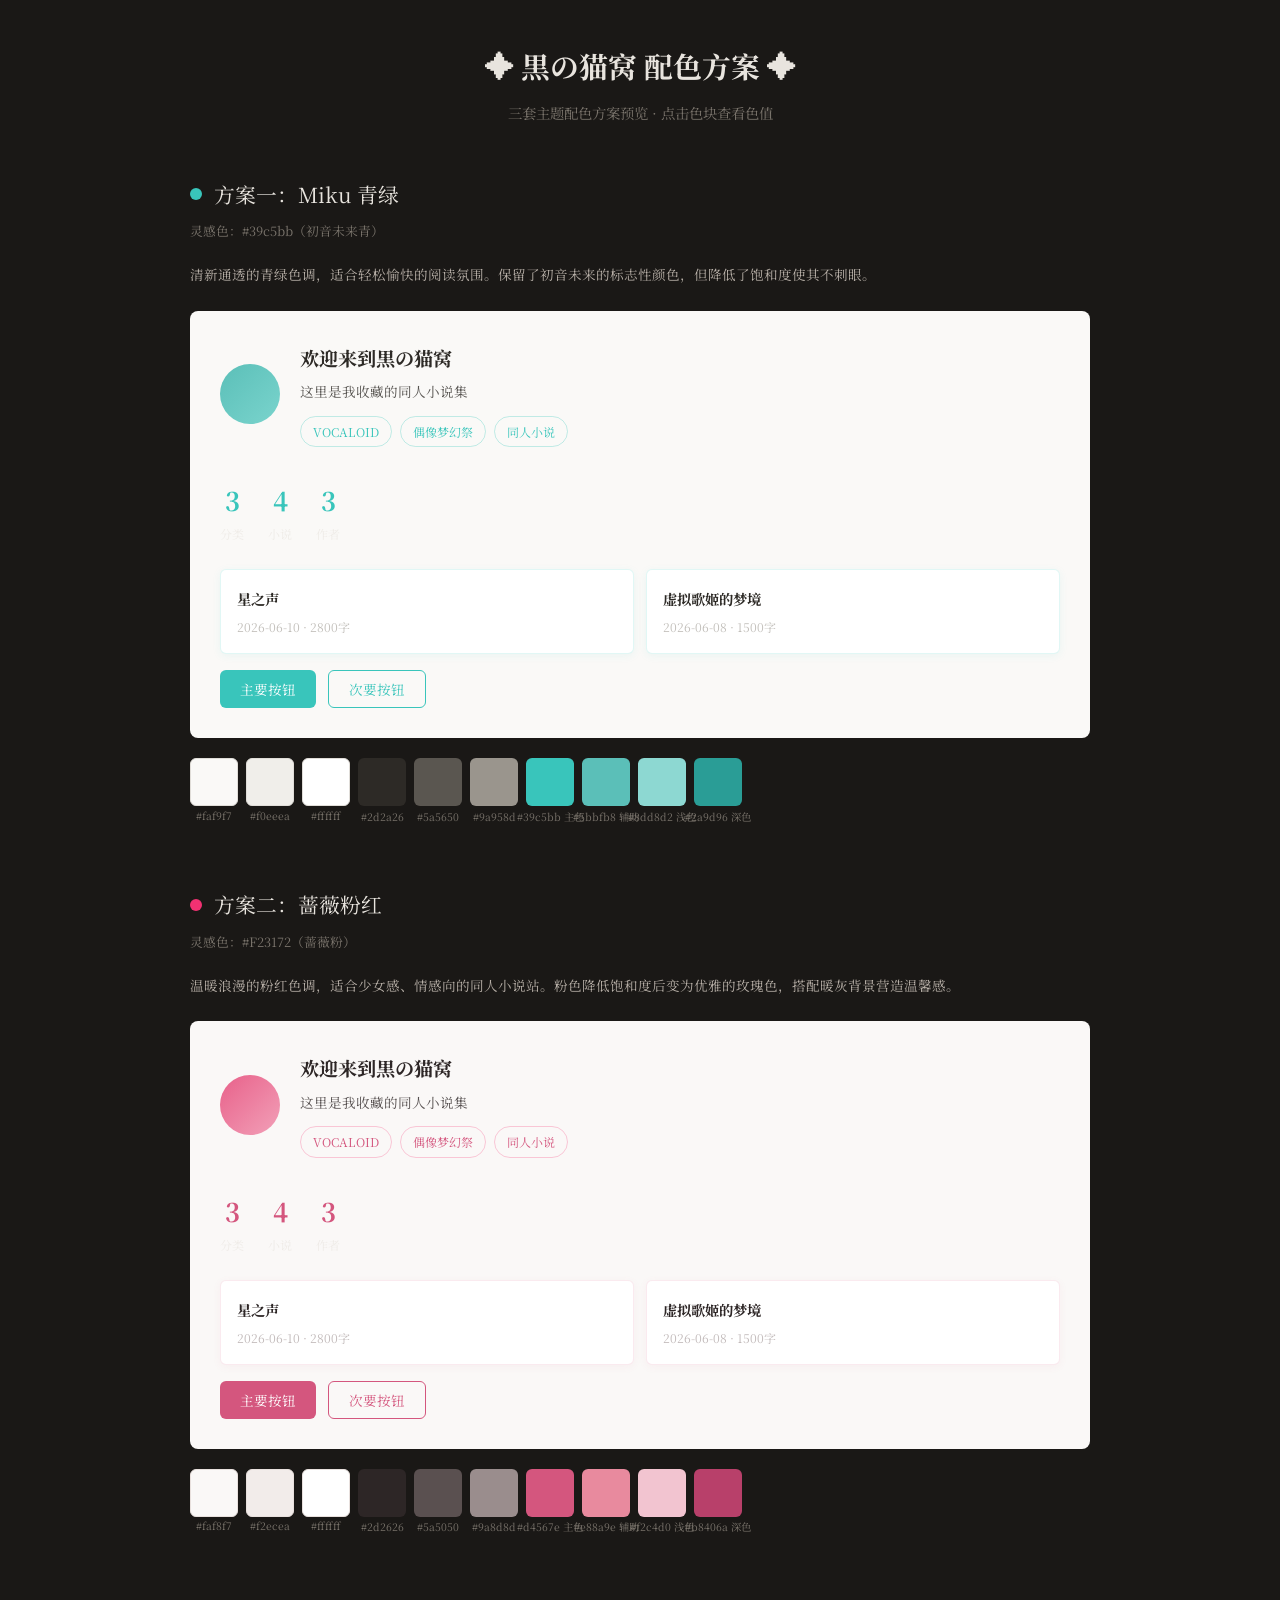
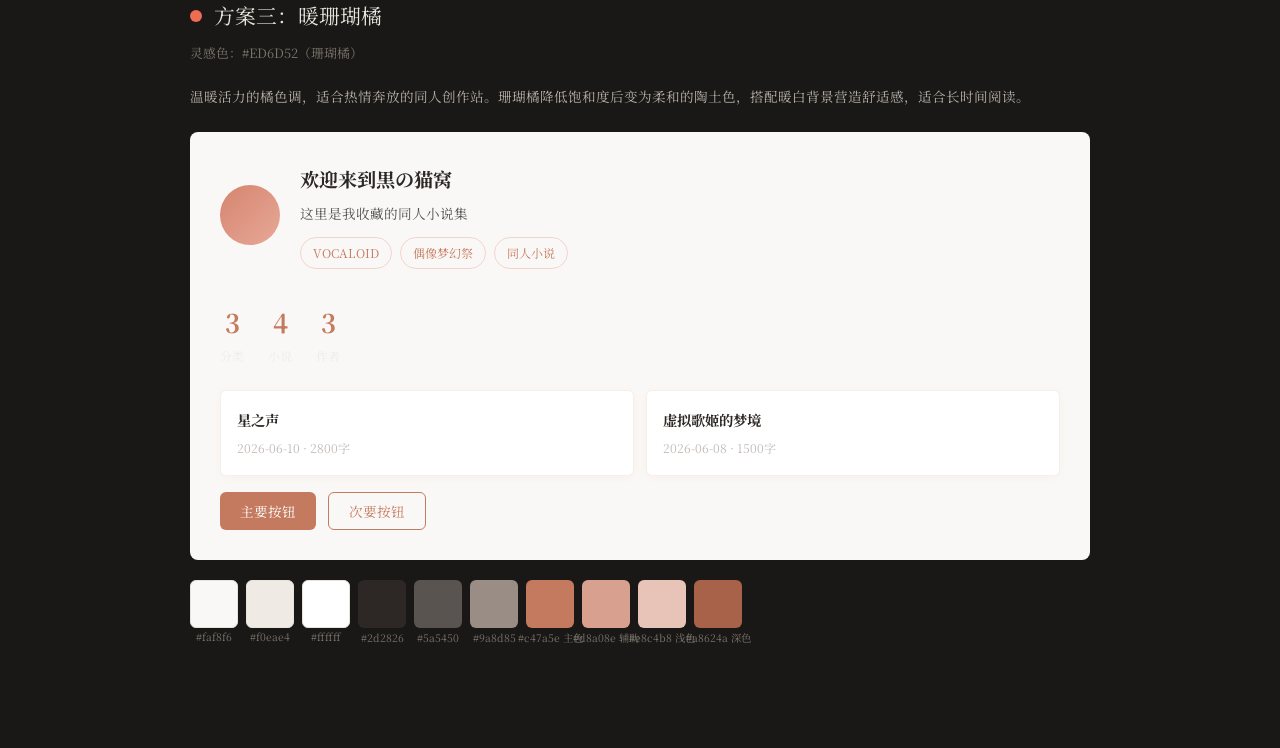
<file: 备份文件（勿删）/color-schemes-v3/color-schemes.html>
<!DOCTYPE html>
<html lang="zh-CN">
<head>
<meta charset="UTF-8">
<meta name="viewport" content="width=device-width, initial-scale=1.0">
<title>黒の猫窝 - 配色方案预览</title>
<style>
  @import url('https://fonts.googleapis.com/css2?family=Noto+Serif+SC:wght@400;500;700&display=swap');
  * { margin: 0; padding: 0; box-sizing: border-box; }
  body { font-family: 'Noto Serif SC', Georgia, serif; background: #1a1816; color: #e8e4de; padding: 40px 20px; line-height: 1.8; }
  .container { max-width: 900px; margin: 0 auto; }
  h1 { font-size: 1.8rem; text-align: center; margin-bottom: 8px; }
  .subtitle { text-align: center; color: #7a746c; font-size: 0.9rem; margin-bottom: 50px; }
  .scheme { margin-bottom: 60px; }
  .scheme-title { font-size: 1.3rem; margin-bottom: 6px; display: flex; align-items: center; gap: 12px; }
  .scheme-source { font-size: 0.8rem; color: #7a746c; margin-bottom: 20px; }
  .scheme-desc { font-size: 0.85rem; color: #b8b0a8; margin-bottom: 24px; }
  
  .preview-card { border-radius: 8px; overflow: hidden; margin-bottom: 20px; }
  .preview-header { padding: 30px; display: flex; gap: 20px; align-items: center; }
  .preview-avatar { width: 60px; height: 60px; border-radius: 50%; flex-shrink: 0; }
  .preview-content h2 { font-size: 1.2rem; margin-bottom: 4px; }
  .preview-content p { font-size: 0.85rem; opacity: 0.8; }
  .preview-tags { display: flex; gap: 8px; margin-top: 12px; flex-wrap: wrap; }
  .preview-tag { padding: 4px 12px; font-size: 0.75rem; border-radius: 20px; }
  
  .preview-body { padding: 0 30px 30px; }
  .preview-stats { display: flex; gap: 24px; margin-bottom: 24px; }
  .preview-stat { text-align: center; }
  .preview-stat .num { font-size: 1.6rem; font-weight: 700; }
  .preview-stat .label { font-size: 0.75rem; opacity: 0.6; }
  
  .preview-cards { display: grid; grid-template-columns: 1fr 1fr; gap: 12px; }
  .preview-mini-card { padding: 16px; border-radius: 6px; }
  .preview-mini-card h4 { font-size: 0.9rem; margin-bottom: 4px; }
  .preview-mini-card p { font-size: 0.75rem; opacity: 0.6; }
  
  .color-row { display: flex; gap: 8px; margin-top: 16px; flex-wrap: wrap; }
  .color-swatch { width: 48px; height: 48px; border-radius: 6px; position: relative; }
  .color-swatch span { position: absolute; bottom: -20px; left: 50%; transform: translateX(-50%); font-size: 0.65rem; white-space: nowrap; color: #7a746c; }
  .color-swatch { margin-bottom: 20px; }
  
  .btn-row { display: flex; gap: 12px; margin-top: 16px; }
  .btn { padding: 8px 20px; font-size: 0.85rem; border: none; border-radius: 6px; cursor: default; font-family: inherit; }
  .btn-primary { color: white; }
  .btn-outline { background: transparent; }
  
  .dark-light { margin-top: 30px; }
  .dark-light-toggle { display: flex; gap: 0; border-radius: 6px; overflow: hidden; }
  .dark-light-toggle span { padding: 6px 16px; font-size: 0.8rem; cursor: pointer; }
</style>
</head>
<body>
<div class="container">
  <h1>✦ 黒の猫窝 配色方案 ✦</h1>
  <p class="subtitle">三套主题配色方案预览 · 点击色块查看色值</p>

  <!-- 方案1: Miku Teal -->
  <div class="scheme" id="scheme1">
    <div class="scheme-title">
      <span style="display:inline-block;width:12px;height:12px;border-radius:50%;background:#39c5bb;"></span>
      方案一：Miku 青绿
    </div>
    <div class="scheme-source">灵感色：#39c5bb（初音未来青）</div>
    <div class="scheme-desc">清新通透的青绿色调，适合轻松愉快的阅读氛围。保留了初音未来的标志性颜色，但降低了饱和度使其不刺眼。</div>
    
    <div class="preview-card" style="background:#faf9f7;">
      <div class="preview-header">
        <div class="preview-avatar" style="background:linear-gradient(135deg,#5bbfb8,#7ad4cd);"></div>
        <div class="preview-content" style="color:#2d2a26;">
          <h2>欢迎来到黒の猫窝</h2>
          <p>这里是我收藏的同人小说集</p>
          <div class="preview-tags">
            <span class="preview-tag" style="border:1px solid rgba(57,197,187,0.3);color:#39c5bb;">VOCALOID</span>
            <span class="preview-tag" style="border:1px solid rgba(57,197,187,0.3);color:#39c5bb;">偶像梦幻祭</span>
            <span class="preview-tag" style="border:1px solid rgba(57,197,187,0.3);color:#39c5bb;">同人小说</span>
          </div>
        </div>
      </div>
      <div class="preview-body">
        <div class="preview-stats">
          <div class="preview-stat"><div class="num" style="color:#39c5bb;">3</div><div class="label">分类</div></div>
          <div class="preview-stat"><div class="num" style="color:#39c5bb;">4</div><div class="label">小说</div></div>
          <div class="preview-stat"><div class="num" style="color:#39c5bb;">3</div><div class="label">作者</div></div>
        </div>
        <div class="preview-cards">
          <div class="preview-mini-card" style="background:#fff;border:1px solid rgba(57,197,187,0.15);box-shadow:0 2px 8px rgba(57,197,187,0.08);">
            <h4 style="color:#2d2a26;">星之声</h4>
            <p style="color:#9a958d;">2026-06-10 · 2800字</p>
          </div>
          <div class="preview-mini-card" style="background:#fff;border:1px solid rgba(57,197,187,0.15);box-shadow:0 2px 8px rgba(57,197,187,0.08);">
            <h4 style="color:#2d2a26;">虚拟歌姬的梦境</h4>
            <p style="color:#9a958d;">2026-06-08 · 1500字</p>
          </div>
        </div>
        <div class="btn-row">
          <button class="btn btn-primary" style="background:#39c5bb;">主要按钮</button>
          <button class="btn btn-outline" style="border:1px solid #39c5bb;color:#39c5bb;">次要按钮</button>
        </div>
      </div>
    </div>
    <div class="color-row">
      <div class="color-swatch" style="background:#faf9f7;border:1px solid #e0ddd8;"><span>#faf9f7</span></div>
      <div class="color-swatch" style="background:#f0eeea;border:1px solid #e0ddd8;"><span>#f0eeea</span></div>
      <div class="color-swatch" style="background:#ffffff;border:1px solid #e0ddd8;"><span>#ffffff</span></div>
      <div class="color-swatch" style="background:#2d2a26;"><span>#2d2a26</span></div>
      <div class="color-swatch" style="background:#5a5650;"><span>#5a5650</span></div>
      <div class="color-swatch" style="background:#9a958d;"><span>#9a958d</span></div>
      <div class="color-swatch" style="background:#39c5bb;"><span>#39c5bb 主色</span></div>
      <div class="color-swatch" style="background:#5bbfb8;"><span>#5bbfb8 辅助</span></div>
      <div class="color-swatch" style="background:#8dd8d2;"><span>#8dd8d2 浅色</span></div>
      <div class="color-swatch" style="background:#2a9d96;"><span>#2a9d96 深色</span></div>
    </div>
  </div>

  <!-- 方案2: Rose Pink -->
  <div class="scheme" id="scheme2">
    <div class="scheme-title">
      <span style="display:inline-block;width:12px;height:12px;border-radius:50%;background:#F23172;"></span>
      方案二：蔷薇粉红
    </div>
    <div class="scheme-source">灵感色：#F23172（蔷薇粉）</div>
    <div class="scheme-desc">温暖浪漫的粉红色调，适合少女感、情感向的同人小说站。粉色降低饱和度后变为优雅的玫瑰色，搭配暖灰背景营造温馨感。</div>
    
    <div class="preview-card" style="background:#faf8f7;">
      <div class="preview-header">
        <div class="preview-avatar" style="background:linear-gradient(135deg,#e8618a,#f2a0b8);"></div>
        <div class="preview-content" style="color:#2d2626;">
          <h2>欢迎来到黒の猫窝</h2>
          <p>这里是我收藏的同人小说集</p>
          <div class="preview-tags">
            <span class="preview-tag" style="border:1px solid rgba(242,49,114,0.25);color:#d4567e;">VOCALOID</span>
            <span class="preview-tag" style="border:1px solid rgba(242,49,114,0.25);color:#d4567e;">偶像梦幻祭</span>
            <span class="preview-tag" style="border:1px solid rgba(242,49,114,0.25);color:#d4567e;">同人小说</span>
          </div>
        </div>
      </div>
      <div class="preview-body">
        <div class="preview-stats">
          <div class="preview-stat"><div class="num" style="color:#d4567e;">3</div><div class="label">分类</div></div>
          <div class="preview-stat"><div class="num" style="color:#d4567e;">4</div><div class="label">小说</div></div>
          <div class="preview-stat"><div class="num" style="color:#d4567e;">3</div><div class="label">作者</div></div>
        </div>
        <div class="preview-cards">
          <div class="preview-mini-card" style="background:#fff;border:1px solid rgba(212,86,126,0.12);box-shadow:0 2px 8px rgba(212,86,126,0.06);">
            <h4 style="color:#2d2626;">星之声</h4>
            <p style="color:#9a8d8d;">2026-06-10 · 2800字</p>
          </div>
          <div class="preview-mini-card" style="background:#fff;border:1px solid rgba(212,86,126,0.12);box-shadow:0 2px 8px rgba(212,86,126,0.06);">
            <h4 style="color:#2d2626;">虚拟歌姬的梦境</h4>
            <p style="color:#9a8d8d;">2026-06-08 · 1500字</p>
          </div>
        </div>
        <div class="btn-row">
          <button class="btn btn-primary" style="background:#d4567e;">主要按钮</button>
          <button class="btn btn-outline" style="border:1px solid #d4567e;color:#d4567e;">次要按钮</button>
        </div>
      </div>
    </div>
    <div class="color-row">
      <div class="color-swatch" style="background:#faf8f7;border:1px solid #e8e0dd;"><span>#faf8f7</span></div>
      <div class="color-swatch" style="background:#f2ecea;border:1px solid #e8e0dd;"><span>#f2ecea</span></div>
      <div class="color-swatch" style="background:#ffffff;border:1px solid #e8e0dd;"><span>#ffffff</span></div>
      <div class="color-swatch" style="background:#2d2626;"><span>#2d2626</span></div>
      <div class="color-swatch" style="background:#5a5050;"><span>#5a5050</span></div>
      <div class="color-swatch" style="background:#9a8d8d;"><span>#9a8d8d</span></div>
      <div class="color-swatch" style="background:#d4567e;"><span>#d4567e 主色</span></div>
      <div class="color-swatch" style="background:#e88a9e;"><span>#e88a9e 辅助</span></div>
      <div class="color-swatch" style="background:#f2c4d0;"><span>#f2c4d0 浅色</span></div>
      <div class="color-swatch" style="background:#b8406a;"><span>#b8406a 深色</span></div>
    </div>
  </div>

  <!-- 方案3: Warm Coral -->
  <div class="scheme" id="scheme3">
    <div class="scheme-title">
      <span style="display:inline-block;width:12px;height:12px;border-radius:50%;background:#ED6D52;"></span>
      方案三：暖珊瑚橘
    </div>
    <div class="scheme-source">灵感色：#ED6D52（珊瑚橘）</div>
    <div class="scheme-desc">温暖活力的橘色调，适合热情奔放的同人创作站。珊瑚橘降低饱和度后变为柔和的陶土色，搭配暖白背景营造舒适感，适合长时间阅读。</div>
    
    <div class="preview-card" style="background:#faf8f6;">
      <div class="preview-header">
        <div class="preview-avatar" style="background:linear-gradient(135deg,#d4856e,#e8a898);"></div>
        <div class="preview-content" style="color:#2d2826;">
          <h2>欢迎来到黒の猫窝</h2>
          <p>这里是我收藏的同人小说集</p>
          <div class="preview-tags">
            <span class="preview-tag" style="border:1px solid rgba(212,109,82,0.25);color:#c47a5e;">VOCALOID</span>
            <span class="preview-tag" style="border:1px solid rgba(212,109,82,0.25);color:#c47a5e;">偶像梦幻祭</span>
            <span class="preview-tag" style="border:1px solid rgba(212,109,82,0.25);color:#c47a5e;">同人小说</span>
          </div>
        </div>
      </div>
      <div class="preview-body">
        <div class="preview-stats">
          <div class="preview-stat"><div class="num" style="color:#c47a5e;">3</div><div class="label">分类</div></div>
          <div class="preview-stat"><div class="num" style="color:#c47a5e;">4</div><div class="label">小说</div></div>
          <div class="preview-stat"><div class="num" style="color:#c47a5e;">3</div><div class="label">作者</div></div>
        </div>
        <div class="preview-cards">
          <div class="preview-mini-card" style="background:#fff;border:1px solid rgba(196,122,94,0.12);box-shadow:0 2px 8px rgba(196,122,94,0.06);">
            <h4 style="color:#2d2826;">星之声</h4>
            <p style="color:#9a8d85;">2026-06-10 · 2800字</p>
          </div>
          <div class="preview-mini-card" style="background:#fff;border:1px solid rgba(196,122,94,0.12);box-shadow:0 2px 8px rgba(196,122,94,0.06);">
            <h4 style="color:#2d2826;">虚拟歌姬的梦境</h4>
            <p style="color:#9a8d85;">2026-06-08 · 1500字</p>
          </div>
        </div>
        <div class="btn-row">
          <button class="btn btn-primary" style="background:#c47a5e;">主要按钮</button>
          <button class="btn btn-outline" style="border:1px solid #c47a5e;color:#c47a5e;">次要按钮</button>
        </div>
      </div>
    </div>
    <div class="color-row">
      <div class="color-swatch" style="background:#faf8f6;border:1px solid #e8e2dd;"><span>#faf8f6</span></div>
      <div class="color-swatch" style="background:#f0eae4;border:1px solid #e8e2dd;"><span>#f0eae4</span></div>
      <div class="color-swatch" style="background:#ffffff;border:1px solid #e8e2dd;"><span>#ffffff</span></div>
      <div class="color-swatch" style="background:#2d2826;"><span>#2d2826</span></div>
      <div class="color-swatch" style="background:#5a5450;"><span>#5a5450</span></div>
      <div class="color-swatch" style="background:#9a8d85;"><span>#9a8d85</span></div>
      <div class="color-swatch" style="background:#c47a5e;"><span>#c47a5e 主色</span></div>
      <div class="color-swatch" style="background:#d8a08e;"><span>#d8a08e 辅助</span></div>
      <div class="color-swatch" style="background:#e8c4b8;"><span>#e8c4b8 浅色</span></div>
      <div class="color-swatch" style="background:#a8624a;"><span>#a8624a 深色</span></div>
    </div>
  </div>

</div>
</body>
</html>
</file>
